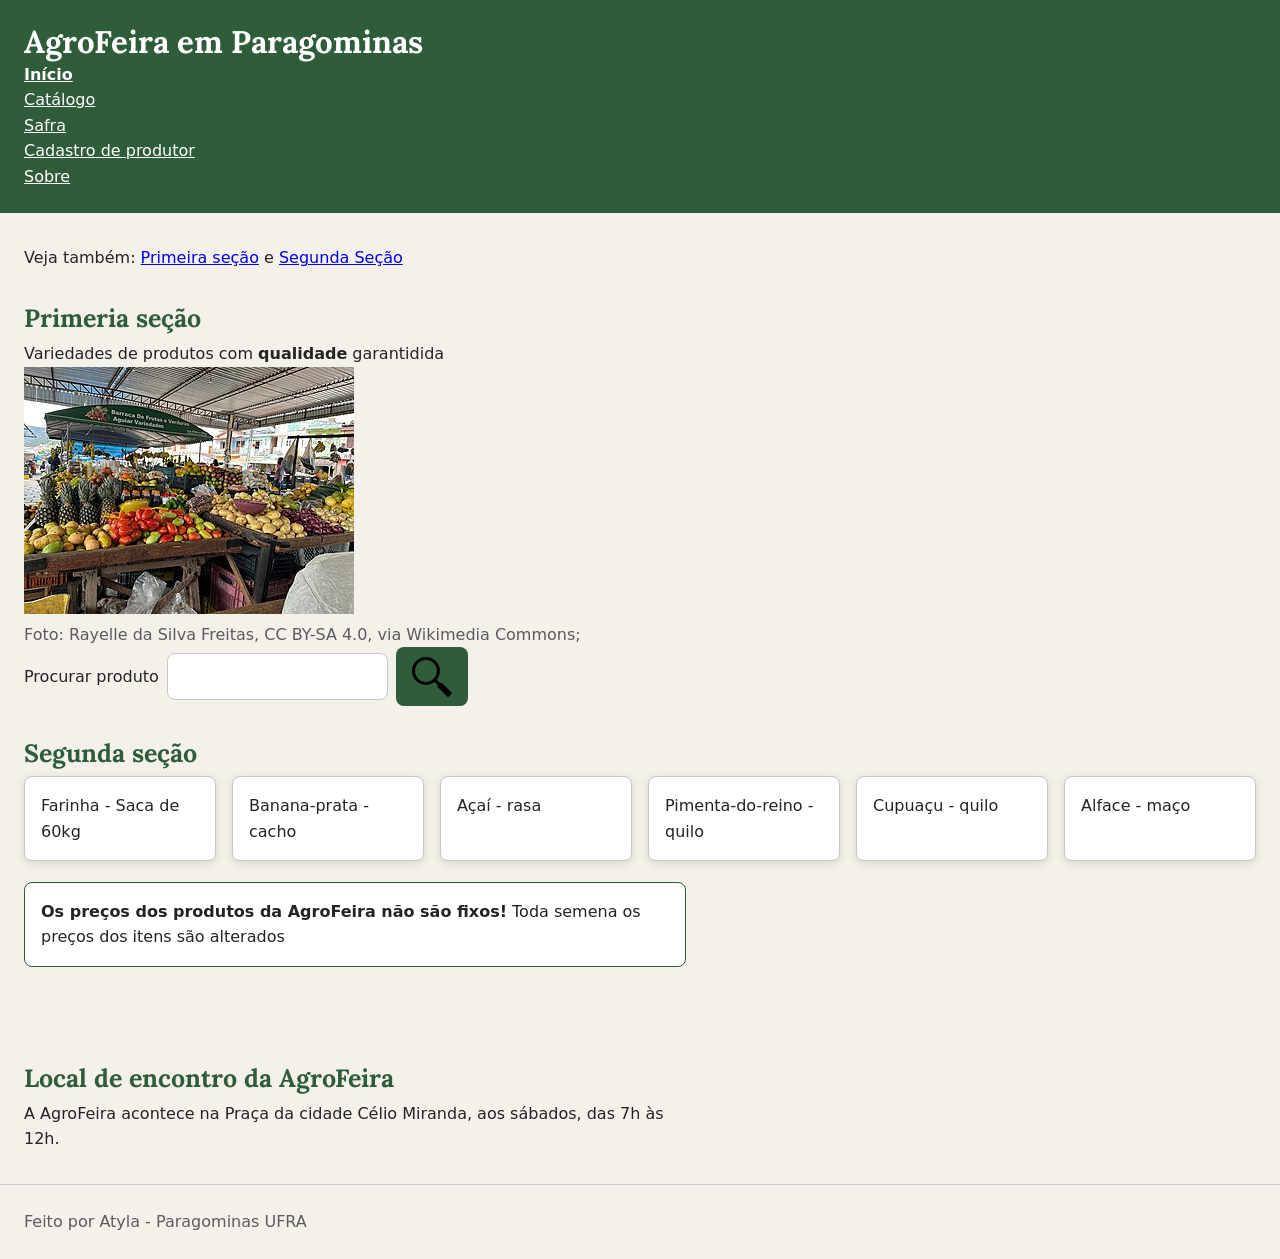
<file: index.html>
<!DOCTYPE html>
<html lang='pt-br'>
<head>
    <meta charset='utf-8'>
    <meta name='viewport' content='width=device-width, initial-scale=1'>
    <title>AgroFeira</title>
    <link rel="stylesheet" href="camadas.css">
    <link rel="stylesheet" href="reset.css">
    <link rel="stylesheet" href="tokens.css">
    <link rel="stylesheet" href="base.css">
    <link rel="stylesheet" href="componentes.css">
    <link rel="stylesheet" href="utilitarios.css">
    <link rel="preconnect" href="https://fonts.googleapis.com">
    <link rel="preconnect" href="https://fonts.gstatic.com" crossorigin>
    <link href="https://fonts.googleapis.com/css2?family=Lora:ital,wght@0,400..700;1,400..700&display=swap" rel="stylesheet">

</head>
<body>
    <a class="pular" href="#conteudo_principal">Pular conteúdo</a>
    <header  class="cabecalho-site">
        <h1>AgroFeira em Paragominas</h1>

        <nav>

            <ul class="menu">
                <li>
                    <a href="index.html" aria-current="page">Início</a>
                </li>
                <li><a href="catalogo.html">Catálogo</a></li>

                <li>
                    <a href="safra.html">Safra</a>
                </li>

                <li>
                    <a href="cadastro-produtor.html">Cadastro de produtor</a>
             </li>

                <li>
                    <a href="sobre.html">Sobre</a>
                </li>
            </ul>

        </nav>

    </header>

    <main id="conteudo_principal">
        
        <p>Veja também: <a href="#Primeira">Primeira seção</a> e <a href="#Segunda">Segunda Seção</a></p>

        <section>
            <h2 id="Primeira">Primeria seção</h2>
            <p>Variedades de produtos com <strong>qualidade</strong> garantidida</p>

            <figure class="figura-destaque">
                <picture>
                    <img class="figura-destaque" src="feira-330.jpg" alt="Foto: Rayelle da Silva Freitas, CC BY-SA 4.0, via Wikimedia Commons;">
                </picture>
                <figcaption>Foto: Rayelle da Silva Freitas, CC BY-SA 4.0, via Wikimedia Commons;</figcaption>
            </figure>
            
        </section>

            <form class="busca">
                <label for="busca">Procurar produto</label>
                <input type="search" id="busca" name="busca"> 
                <button type="submit"><img src="lupa.png" alt="Procurar produo"></button>
            </form>

        <section>
            <h2 id="Segunda">Segunda seção</h2>

            <ol class="lista-produtos"> 
                <li class="cartao-produto">Farinha - Saca de 60kg </li>
                <li class="cartao-produto">Banana-prata - cacho </li>
                <li class="cartao-produto">Açaí - rasa </li>
                <li class="cartao-produto">Pimenta-do-reino - quilo </li>
                <li class="cartao-produto">Cupuaçu - quilo </li>
                <li class="cartao-produto">Alface - maço </li>
            </ol>

        </section>

        <p class="aviso"><strong>Os preços dos produtos da AgroFeira não são fixos!</strong> Toda semena os preços dos itens são alterados</p>
             
    </main>

    <aside>
        <h2>Local de encontro da AgroFeira</h2>
        <p> A AgroFeira acontece na Praça da cidade Célio Miranda, aos sábados, das 7h às 12h.</p>
        
    </aside>

    <footer class="rodape-site">Feito por Atyla - Paragominas UFRA</footer>

</body>
</html>
</file>
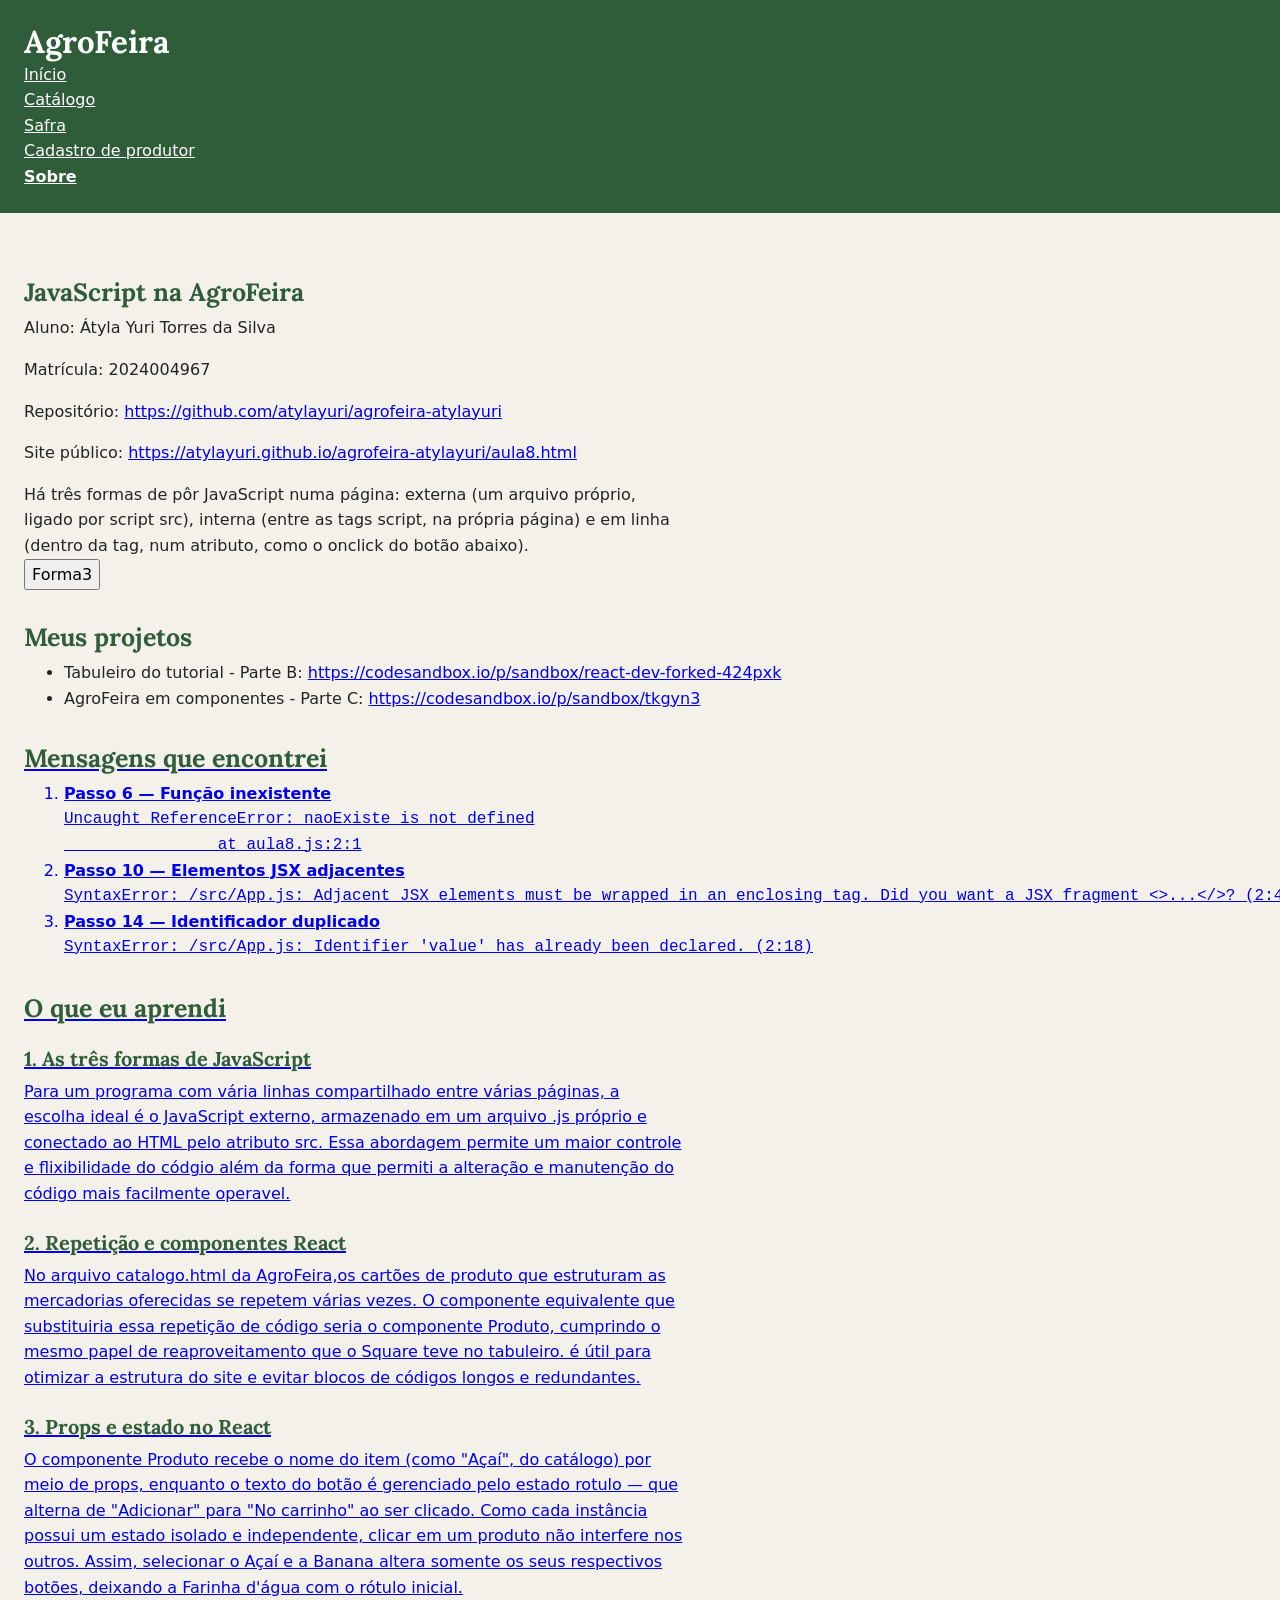
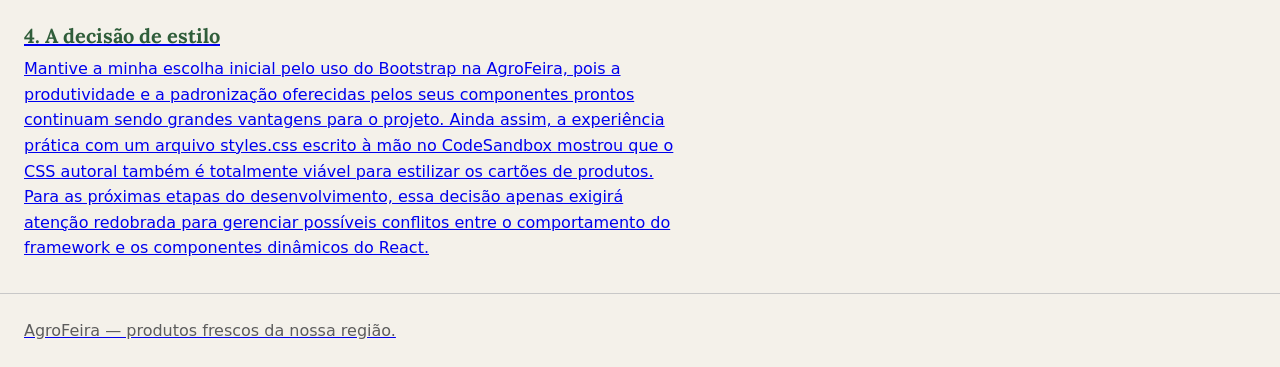
<file: aula8.html>
<!DOCTYPE html>
<html lang="pt-BR">

<head>
    <meta charset="UTF-8">
    <meta name="viewport" content="width=device-width, initial-scale=1.0">
    <title>JavaScript na AgroFeira - Atyla Yuri</title>
    <link rel="stylesheet" href="camadas.css">
    <link rel="stylesheet" href="reset.css">
    <link rel="stylesheet" href="tokens.css">
    <link rel="stylesheet" href="base.css">
    <link rel="stylesheet" href="componentes.css">
    <link rel="stylesheet" href="utilitarios.css">
    <link rel="preconnect" href="https://fonts.googleapis.com">
    <link rel="preconnect" href="https://fonts.gstatic.com" crossorigin>
    <link href="https://fonts.googleapis.com/css2?family=Lora:ital,wght@0,400..700;1,400..700&display=swap" rel="stylesheet">

</head>

<body>

    <a class="pular" href="#conteudo-principal">
        Pular para o conteúdo
    </a>

    <header class="cabecalho-site">

        <h1>AgroFeira</h1>

        <nav>
            <ul class="menu">

                <li>
                    <a href="index.html">Início</a>
                </li>
                <li><a href="catalogo.html">Catálogo</a></li>

                <li>
                    <a href="safra.html">Safra</a>
                </li>

                <li>
                    <a href="cadastro-produtor.html">
                        Cadastro de produtor
                    </a>
                </li>

                <li>
                    <a href="sobre.html" aria-current="page">
                        Sobre
                    </a>
                </li>

            </ul>
        </nav>

    </header>

    <main id="conteudo-principal">

        <h2>JavaScript na AgroFeira</h2>

        <p>Aluno: Átyla Yuri Torres da Silva </p>
        <p>Matrícula: 2024004967</p>

        <p>
        Repositório:
        <a href="https://github.com/atylayuri/agrofeira-atylayuri">https://github.com/atylayuri/agrofeira-atylayuri</a>
        </p>

        <p>
        Site público:
        <a href="https://atylayuri.github.io/agrofeira-atylayuri/aula8.html">https://atylayuri.github.io/agrofeira-atylayuri/aula8.html</a>
        </p>
          

        <p>Há três formas de pôr JavaScript numa página: externa (um arquivo próprio, ligado por script src), 
           interna (entre as tags script, na própria página) e em linha (dentro da tag, num atributo, como o 
           onclick do botão abaixo).
        </p>

        <script src="aula8.js"></script>

        <script>console.log('Forma 2: interna, entre as tags script');</script>

        <button type="button" onclick="alert('Forma 3: em linha, dentro da tag')">Forma3</button>

        <section>
            <h2>Meus projetos</h2>
            <ul>
                <li>
                    Tabuleiro do tutorial - Parte B:
                    <a href="https://codesandbox.io/p/sandbox/react-dev-forked-424pxk">https://codesandbox.io/p/sandbox/react-dev-forked-424pxk</a>
                </li>
                <li>AgroFeira em componentes - Parte C:
                    <a href="https://codesandbox.io/p/sandbox/tkgyn3">https://codesandbox.io/p/sandbox/tkgyn3</li>
            </ul>
        </section>

       <section>
           <h2>Mensagens que encontrei</h2>
            <ol>
                <li>
                <strong>Passo 6 — Função inexistente</strong>
                <pre><code>Uncaught ReferenceError: naoExiste is not defined
                at aula8.js:2:1</code></pre>
                </li>
                <li>
                <strong>Passo 10 — Elementos JSX adjacentes</strong>
                <pre><code>SyntaxError: /src/App.js: Adjacent JSX elements must be wrapped in an enclosing tag. Did you want a JSX fragment &lt;&gt;...&lt;/&gt;? (2:46)</code></pre>
                </li>
                <li>
                <strong>Passo 14 — Identificador duplicado</strong>
                <pre><code>SyntaxError: /src/App.js: Identifier 'value' has already been declared. (2:18)</code></pre>
                </li>
            </ol>
       </section>
        
        
        <section>
            
            <h2>O que eu aprendi</h2>
            <h3>1. As três formas de JavaScript</h3>
            <p>
                Para um programa com vária linhas compartilhado entre várias páginas,
                a escolha ideal é o JavaScript externo, armazenado em um arquivo
                .js próprio e conectado ao HTML pelo atributo src. Essa abordagem
                permite um maior controle e flixibilidade do códgio além da forma
                que permiti a alteração e manutenção do código mais facilmente operavel.
            </p>
            <h3>2. Repetição e componentes React</h3>
            <p>
            No arquivo catalogo.html da AgroFeira,os cartões de produto
            que estruturam as mercadorias oferecidas se repetem várias vezes.
            O componente equivalente que substituiria essa repetição de
            código seria o componente Produto, cumprindo
            o mesmo papel de reaproveitamento que o Square teve no
            tabuleiro. é útil para otimizar a estrutura do site e evitar blocos de códigos
            longos e redundantes.
            </p>
            
            <h3>3. Props e estado no React</h3>
            <p>
            O componente Produto recebe o nome do item (como "Açaí", do catálogo) por meio de props,
            enquanto o texto do botão é gerenciado pelo estado rotulo — que alterna de "Adicionar"
            para "No carrinho" ao ser clicado. Como cada instância possui um estado isolado e independente,
            clicar em um produto não interfere nos outros. Assim, selecionar o Açaí e a Banana altera somente
            os seus respectivos botões, deixando a Farinha d'água com o rótulo inicial.
            </p>
            <h3>4. A decisão de estilo</h3>
            <p>
            Mantive a minha escolha inicial pelo uso do Bootstrap na AgroFeira, pois a produtividade
            e a padronização oferecidas pelos seus componentes prontos continuam sendo grandes
            vantagens para o projeto. Ainda assim, a experiência prática com um arquivo styles.css
            escrito à mão no CodeSandbox mostrou que o CSS autoral também é totalmente viável para
            estilizar os cartões de produtos. Para as próximas etapas do desenvolvimento, essa
            decisão apenas exigirá atenção redobrada para gerenciar possíveis conflitos entre o
            comportamento do framework e os componentes dinâmicos do React.
            </p>
        </section>
    

    </main>

    <footer class="rodape-site">
        <p>
            AgroFeira — produtos frescos da nossa região.
        </p>
    </footer>

</body>
</html>
</file>
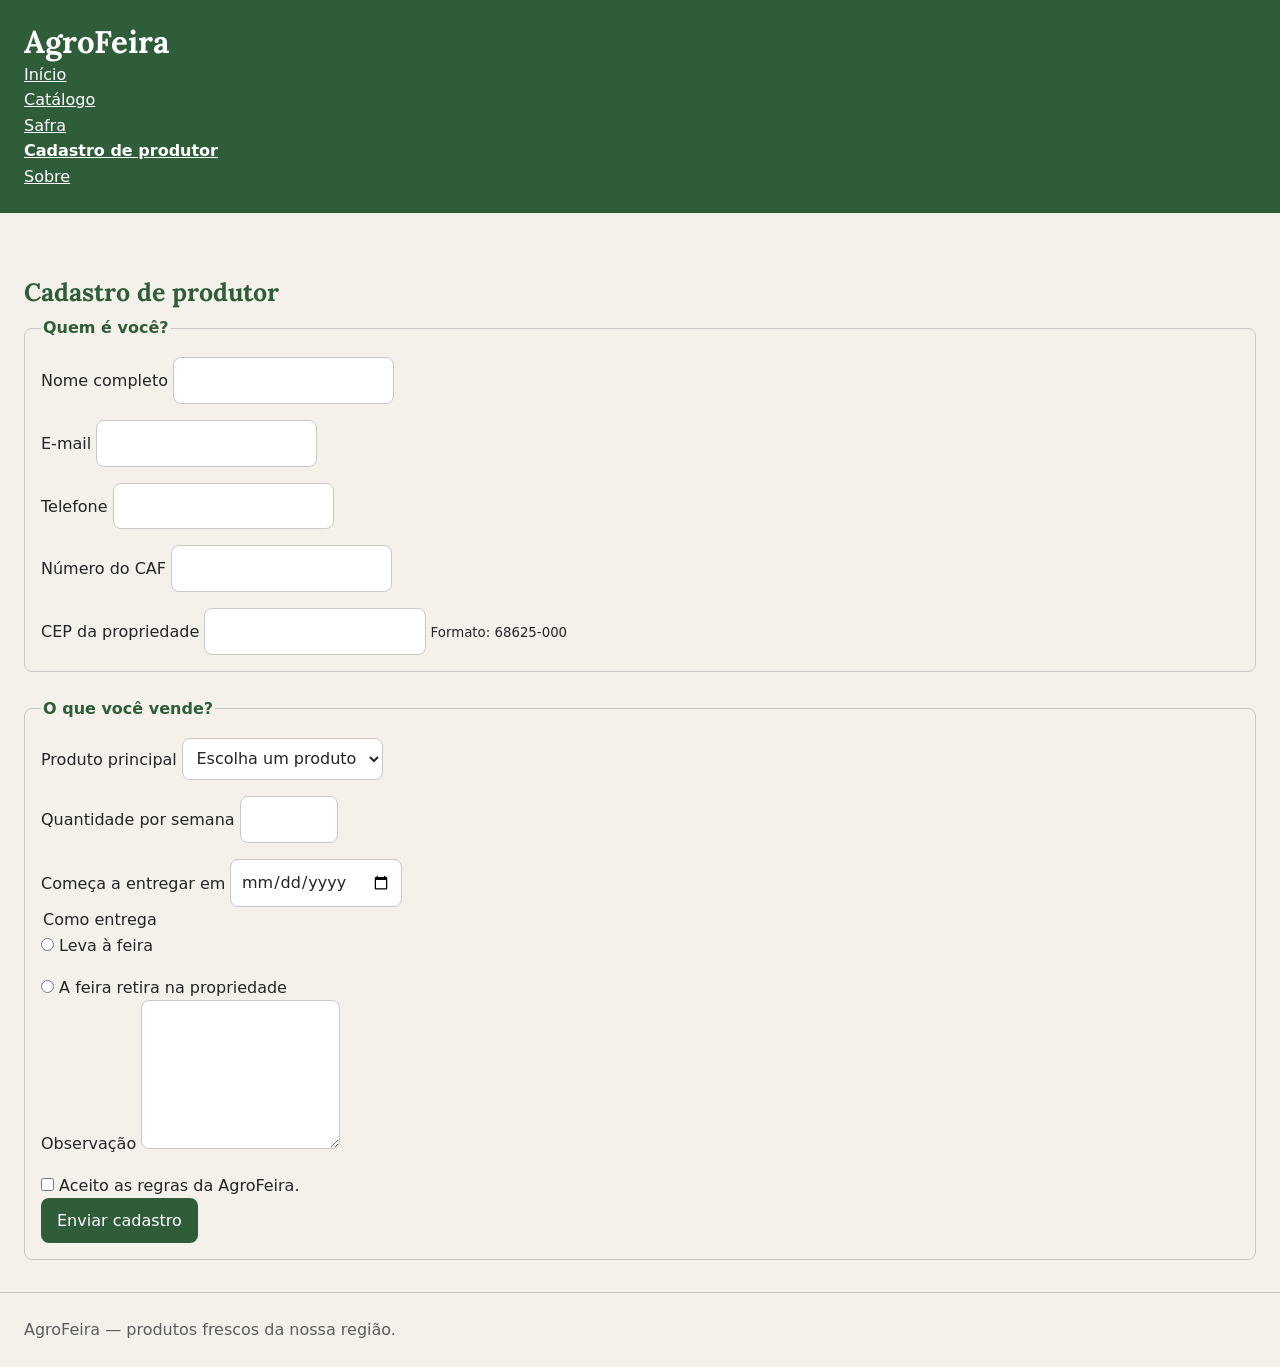
<file: cadastro-produtor.html>
<!DOCTYPE html>
<html lang="pt-BR">

<head>
    <meta charset="UTF-8">
    <meta name="viewport" content="width=device-width, initial-scale=1.0">
    <title>Cadastro de produtor - AgroFeira</title>
    <link rel="stylesheet" href="camadas.css">
    <link rel="stylesheet" href="reset.css">
    <link rel="stylesheet" href="tokens.css">
    <link rel="stylesheet" href="base.css">
    <link rel="stylesheet" href="componentes.css">
    <link rel="stylesheet" href="utilitarios.css">
    <link rel="preconnect" href="https://fonts.googleapis.com">
    <link rel="preconnect" href="https://fonts.gstatic.com" crossorigin>
    <link href="https://fonts.googleapis.com/css2?family=Lora:ital,wght@0,400..700;1,400..700&display=swap" rel="stylesheet">

</head>

<body>

    <a class="pular" href="#conteudo-principal">
        Pular para o conteúdo
    </a>

    <header class="cabecalho-site">
        <h1>AgroFeira</h1>

        <nav aria-label="Principal">
            <ul class="menu">

                <li>
                    <a href="index.html">Início</a>
                </li>
                <li><a href="catalogo.html">Catálogo</a></li>

                <li>
                    <a href="safra.html">Safra</a>
                </li>

                <li>
                    <a href="cadastro-produtor.html" aria-current="page">
                        Cadastro de produtor
                    </a>
                </li>

                <li>
                    <a href="sobre.html">Sobre</a>
                </li>

            </ul>
        </nav>
    </header>

    <main id="conteudo-principal">

        <h2>Cadastro de produtor</h2>

        <form class="formulario-cadastro">

            <fieldset>

                <legend>Quem é você?</legend>

                <p>
                    <label for="nome">Nome completo</label>
                    <input
                        type="text"
                        id="nome"
                        name="nome"
                        autocomplete="name"
                        required
                    >
                </p>

                <p>
                    <label for="email">E-mail</label>
                    <input
                        type="email"
                        id="email"
                        name="email"
                        autocomplete="email"
                        required
                    >
                </p>

                <p>
                    <label for="telefone">Telefone</label>
                    <input
                        type="tel"
                        id="telefone"
                        name="telefone"
                        autocomplete="tel"
                    >
                </p>

                <p>
                    <label for="caf">Número do CAF</label>
                    <input
                        type="text"
                        id="caf"
                        name="caf"
                    >
                </p>

                <p>
                    <label for="cep">CEP da propriedade</label>

                    <input
                        type="text"
                        id="cep"
                        name="cep"
                        inputmode="numeric"
                        pattern="[0-9]{5}-?[0-9]{3}"
                        aria-describedby="ajuda-cep"
                    >

                    <small id="ajuda-cep">
                        Formato: 68625-000
                    </small>
                </p>

            </fieldset>

            <fieldset>

                <legend>O que você vende?</legend>

                <p>
                    <label for="produto">Produto principal</label>

                    <select id="produto" name="produto" required>
                        <option value="">Escolha um produto</option>
                        <option value="mandioca">Mandioca</option>
                        <option value="banana-prata">Banana-prata</option>
                        <option value="acai">Açaí</option>
                        <option value="pimenta-do-reino">Pimenta-do-reino</option>
                        <option value="cupuacu">Cupuaçu</option>
                        <option value="alface">Alface</option>
                    </select>
                </p>

                <p>
                    <label for="quantidade">
                        Quantidade por semana
                    </label>

                    <input
                        type="number"
                        id="quantidade"
                        name="quantidade"
                        min="1"
                        max="500"
                        step="1"
                        required
                    >
                </p>

                <p>
                    <label for="inicio">
                        Começa a entregar em
                    </label>

                    <input
                        type="date"
                        id="inicio"
                        name="inicio"
                    >
                </p>

                <fieldset>

                    <legend>Como entrega</legend>

                    <p>
                        <input
                            type="radio"
                            id="leva-feira"
                            name="entrega"
                            value="leva-feira"
                        >

                        <label for="leva-feira">
                            Leva à feira
                        </label>
                    </p>

                    <p>
                        <input
                            type="radio"
                            id="feira-retira"
                            name="entrega"
                            value="feira-retira"
                        >

                        <label for="feira-retira">
                            A feira retira na propriedade
                        </label>
                    </p>

                </fieldset>

                <p>
                    <label for="observacao">
                        Observação
                    </label>

                    <textarea
                        id="observacao"
                        name="observacao"
                        rows="5"
                    ></textarea>
                </p>

                <p>
                    <input
                        type="checkbox"
                        id="regras"
                        name="regras"
                        required
                    >

                    <label for="regras">
                        Aceito as regras da AgroFeira.
                    </label>
                </p>

                <button type="submit">
                    Enviar cadastro
                </button>

            </fieldset>

        </form>

        <p role="status"></p>

    </main>

    <footer class="rodape-site">
        <p>
            AgroFeira — produtos frescos da nossa região.
        </p>
    </footer>

</body>
</html>
</file>
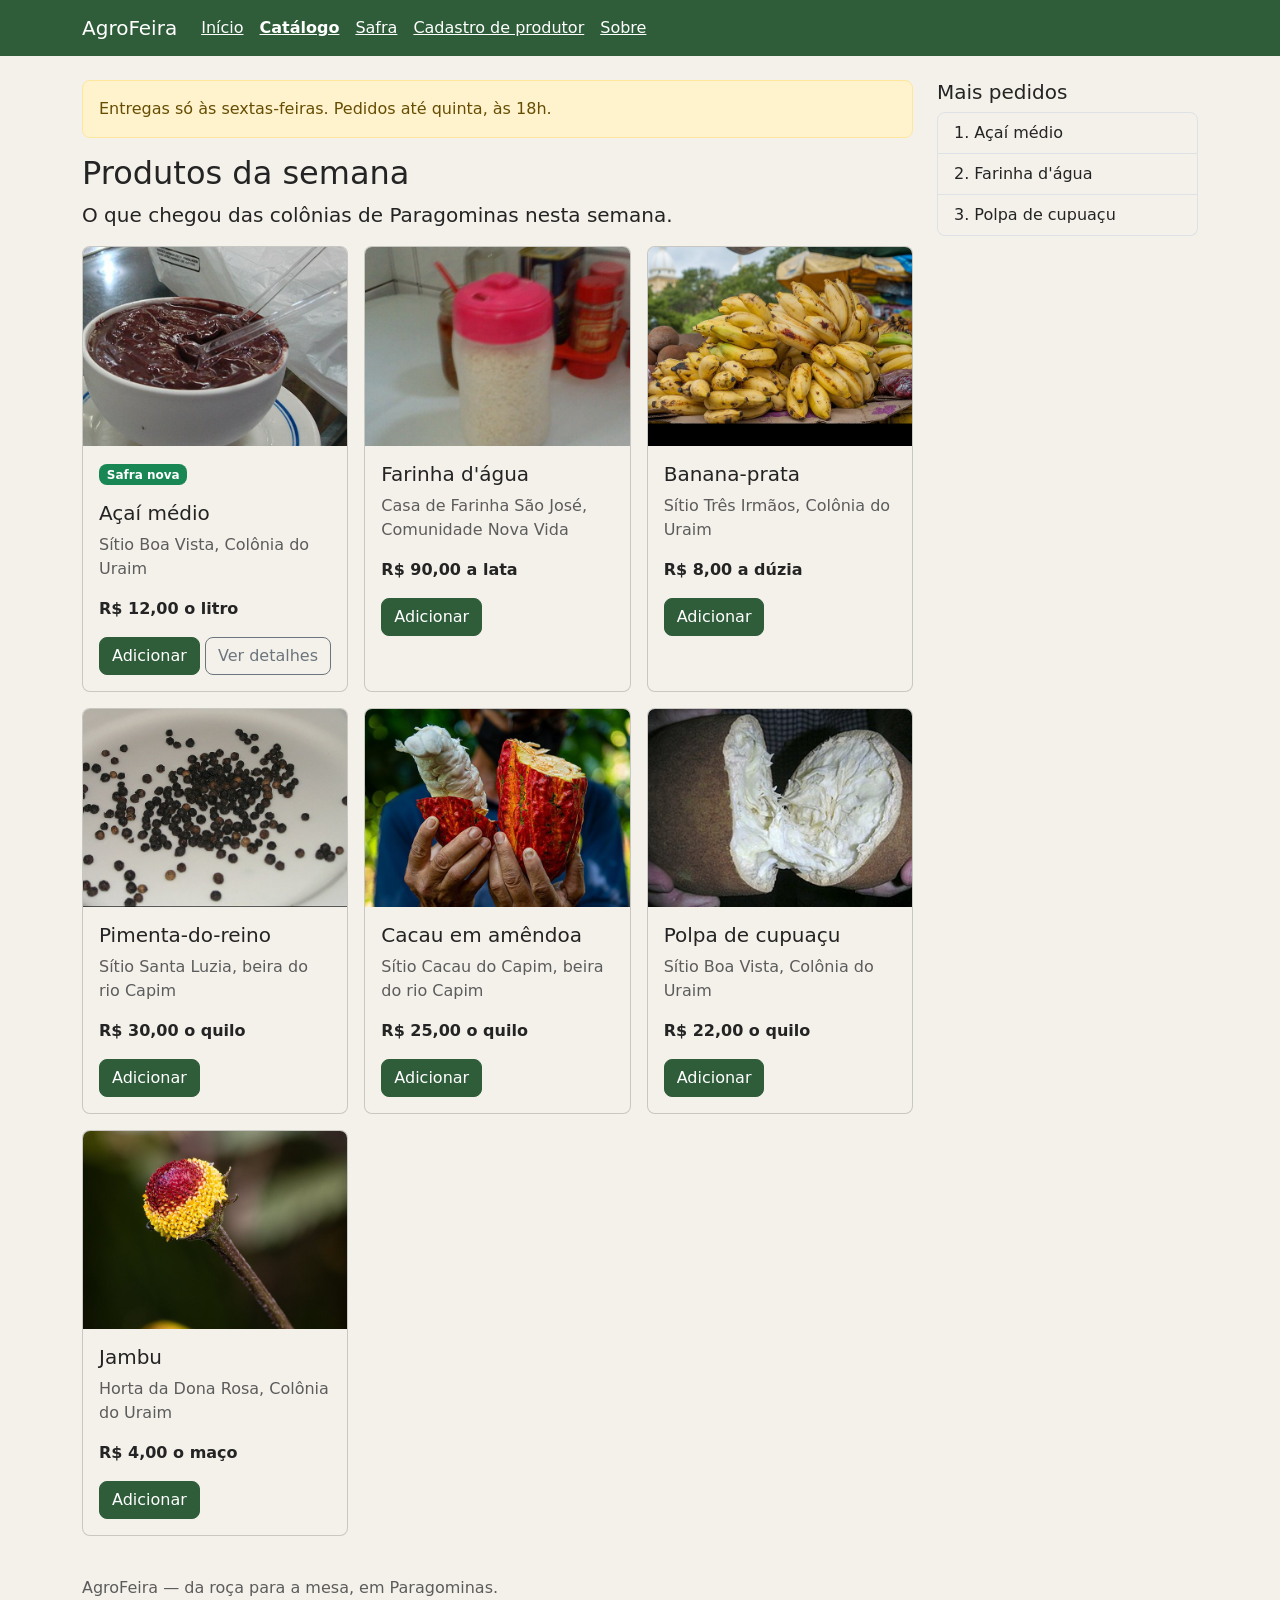
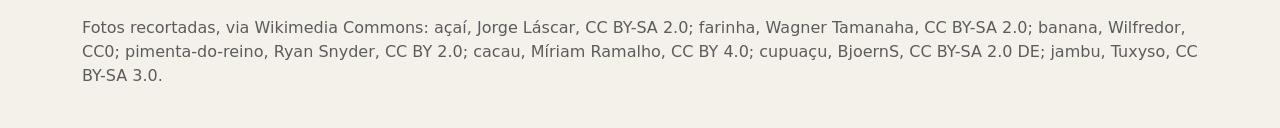
<file: catalogo-bootstrap.html>
<!doctype html>
<html lang="pt-BR">
<head>
    <meta charset="utf-8">
    <meta name="viewport" content="width=device-width, initial-scale=1">
    <title>AgroFeira — catálogo Bootstrap</title>
    <link href="https://cdn.jsdelivr.net/npm/bootstrap@5.3.8/dist/css/bootstrap.min.css" rel="stylesheet" integrity="sha384-sRIl4kxILFvY47J16cr9ZwB07vP4J8+LH7qKQnuqkuIAvNWLzeN8tE5YBujZqJLB" crossorigin="anonymous">
    <link rel="stylesheet" href="tokens.css">
    <link rel="stylesheet" href="agrofeira-bootstrap.css">
    <script defer src="https://cdn.jsdelivr.net/npm/bootstrap@5.3.8/dist/js/bootstrap.bundle.min.js" integrity="sha384-FKyoEForCGlyvwx9Hj09JcYn3nv7wiPVlz7YYwJrWVcXK/BmnVDxM+D2scQbITxI" crossorigin="anonymous"></script>
</head>
<body>
<header>
    <nav class="navbar navbar-expand-lg bg-body-tertiary mb-4" aria-label="Principal">
        <div class="container">
            <a class="navbar-brand" href="index.html">AgroFeira</a>
            <button class="navbar-toggler" type="button" data-bs-toggle="collapse" data-bs-target="#menu" aria-controls="menu" aria-expanded="false" aria-label="Menu">
                <span class="navbar-toggler-icon"></span>
            </button>
            <div class="collapse navbar-collapse" id="menu">
                <ul class="navbar-nav">
                    <li class="nav-item"><a class="nav-link" href="index.html">Início</a></li>
                    <li class="nav-item"><a class="nav-link active" aria-current="page" href="catalogo-bootstrap.html">Catálogo</a></li>
                    <li class="nav-item"><a class="nav-link" href="safra.html">Safra</a></li>
                    <li class="nav-item"><a class="nav-link" href="cadastro-produtor.html">Cadastro de produtor</a></li>
                    <li class="nav-item"><a class="nav-link" href="sobre.html">Sobre</a></li>
                </ul>
            </div>
        </div>
    </nav>
</header>
<div class="container">
    <div class="row g-4">
        <main class="col-lg-9">
            <div class="alert alert-warning" role="alert">Entregas só às sextas-feiras. Pedidos até quinta, às 18h.</div>
            <h1 class="h2">Produtos da semana</h1>
            <p class="lead">O que chegou das colônias de Paragominas nesta semana.</p>
            <ul class="row row-cols-1 row-cols-sm-2 row-cols-lg-3 g-3 list-unstyled">
                <li class="col">
                    <article class="card h-100">
                        <img src="acai.jpg" width="640" height="480" alt="Tigela de açaí batido, com duas colheres de plástico" class="card-img-top img-fluid">
                        <div class="card-body">
                            <p class="badge text-bg-success">Safra nova</p>
                    <h2 class="card-title h5">Açaí médio</h2>
                            <p class="card-text text-body-secondary">Sítio Boa Vista, Colônia do Uraim</p>
                            <p class="card-text fw-bold">R$ 12,00 o litro</p>
                            <button type="button" class="btn btn-primary">Adicionar</button>
                            <button type="button" class="btn btn-outline-secondary" data-bs-toggle="modal" data-bs-target="#detalhe-acai">Ver detalhes</button>
                        </div>
                    </article>
                </li>
                <li class="col">
                    <article class="card h-100">
                        <img src="farinha.jpg" width="640" height="480" alt="Pote de farinha de mandioca sobre a mesa" class="card-img-top img-fluid">
                        <div class="card-body">
                            <h2 class="card-title h5">Farinha d'água</h2>
                            <p class="card-text text-body-secondary">Casa de Farinha São José, Comunidade Nova Vida</p>
                            <p class="card-text fw-bold">R$ 90,00 a lata</p>
                            <button type="button" class="btn btn-primary">Adicionar</button>
                        </div>
                    </article>
                </li>
                <li class="col">
                    <article class="card h-100">
                        <img src="banana.jpg" width="640" height="480" alt="Cachos de banana empilhados numa banca de feira" class="card-img-top img-fluid">
                        <div class="card-body">
                            <h2 class="card-title h5">Banana-prata</h2>
                            <p class="card-text text-body-secondary">Sítio Três Irmãos, Colônia do Uraim</p>
                            <p class="card-text fw-bold">R$ 8,00 a dúzia</p>
                            <button type="button" class="btn btn-primary">Adicionar</button>
                        </div>
                    </article>
                </li>
                <li class="col">
                    <article class="card h-100">
                        <img src="pimenta.jpg" width="640" height="480" alt="Grãos de pimenta-do-reino espalhados num prato branco" class="card-img-top img-fluid">
                        <div class="card-body">
                            <h2 class="card-title h5">Pimenta-do-reino</h2>
                            <p class="card-text text-body-secondary">Sítio Santa Luzia, beira do rio Capim</p>
                            <p class="card-text fw-bold">R$ 30,00 o quilo</p>
                            <button type="button" class="btn btn-primary">Adicionar</button>
                        </div>
                    </article>
                </li>
                <li class="col">
                    <article class="card h-100">
                        <img src="cacau.jpg" width="640" height="480" alt="Mãos abrindo um fruto de cacau vermelho, com a polpa branca à mostra" class="card-img-top img-fluid">
                        <div class="card-body">
                            <h2 class="card-title h5">Cacau em amêndoa</h2>
                            <p class="card-text text-body-secondary">Sítio Cacau do Capim, beira do rio Capim</p>
                            <p class="card-text fw-bold">R$ 25,00 o quilo</p>
                            <button type="button" class="btn btn-primary">Adicionar</button>
                        </div>
                    </article>
                </li>
                <li class="col">
                    <article class="card h-100">
                        <img src="cupuacu-640.jpg" width="640" height="480" alt="Cupuaçu aberto ao meio, com a polpa branca" class="card-img-top img-fluid">
                        <div class="card-body">
                            <h2 class="card-title h5">Polpa de cupuaçu</h2>
                            <p class="card-text text-body-secondary">Sítio Boa Vista, Colônia do Uraim</p>
                            <p class="card-text fw-bold">R$ 22,00 o quilo</p>
                            <button type="button" class="btn btn-primary">Adicionar</button>
                        </div>
                    </article>
                </li>
                <li class="col">
                    <article class="card h-100">
                        <img src="jambu.jpg" width="640" height="480" alt="Flor de jambu, amarela com o centro vermelho" class="card-img-top img-fluid">
                        <div class="card-body">
                            <h2 class="card-title h5">Jambu</h2>
                            <p class="card-text text-body-secondary">Horta da Dona Rosa, Colônia do Uraim</p>
                            <p class="card-text fw-bold">R$ 4,00 o maço</p>
                            <button type="button" class="btn btn-primary">Adicionar</button>
                        </div>
                    </article>
                </li>
            </ul>
        </main>
        <aside class="col-lg-3 d-none d-lg-block">
            <h2 class="h5">Mais pedidos</h2>
            <ol class="list-group list-group-numbered">
                <li class="list-group-item">Açaí médio</li>
                <li class="list-group-item">Farinha d'água</li>
                <li class="list-group-item">Polpa de cupuaçu</li>
            </ol>
        </aside>
    </div>
    <footer class="py-4 text-body-secondary">
        <p>AgroFeira — da roça para a mesa, em Paragominas.</p>
        <p>Fotos recortadas, via Wikimedia Commons: açaí, Jorge Láscar, CC BY-SA 2.0; farinha, Wagner Tamanaha, CC BY-SA 2.0; banana, Wilfredor, CC0; pimenta-do-reino, Ryan Snyder, CC BY 2.0; cacau, Míriam Ramalho, CC BY 4.0; cupuaçu, BjoernS, CC BY-SA 2.0 DE; jambu, Tuxyso, CC BY-SA 3.0.</p>
    </footer>
</div>
<div class="modal fade" id="detalhe-acai" tabindex="-1" role="dialog" aria-labelledby="detalhe-acai-titulo">
    <div class="modal-dialog">
        <div class="modal-content">
            <div class="modal-header">
                <h2 class="modal-title h5" id="detalhe-acai-titulo">Açaí médio</h2>
                <button type="button" class="btn-close" data-bs-dismiss="modal" aria-label="Fechar"></button>
            </div>
            <div class="modal-body">
                <img src="acai.jpg" width="640" height="480" alt="Tigela de açaí batido, com duas colheres de plástico" class="img-fluid mb-3">
                <p class="text-body-secondary mb-1">Sítio Boa Vista, Colônia do Uraim</p>
                <p class="fw-bold">R$ 12,00 o litro</p>
                <p class="mb-0">Açaí médio batido na hora, grosso, sem açúcar e sem corante. Vem em pote de um litro, pronto para a tigela ou para acompanhar o peixe.</p>
            </div>
            <div class="modal-footer">
                <button type="button" class="btn btn-outline-secondary" data-bs-dismiss="modal">Fechar</button>
                <button type="button" class="btn btn-primary">Adicionar</button>
            </div>
        </div>
    </div>
</div>
</body>
</html>
</file>
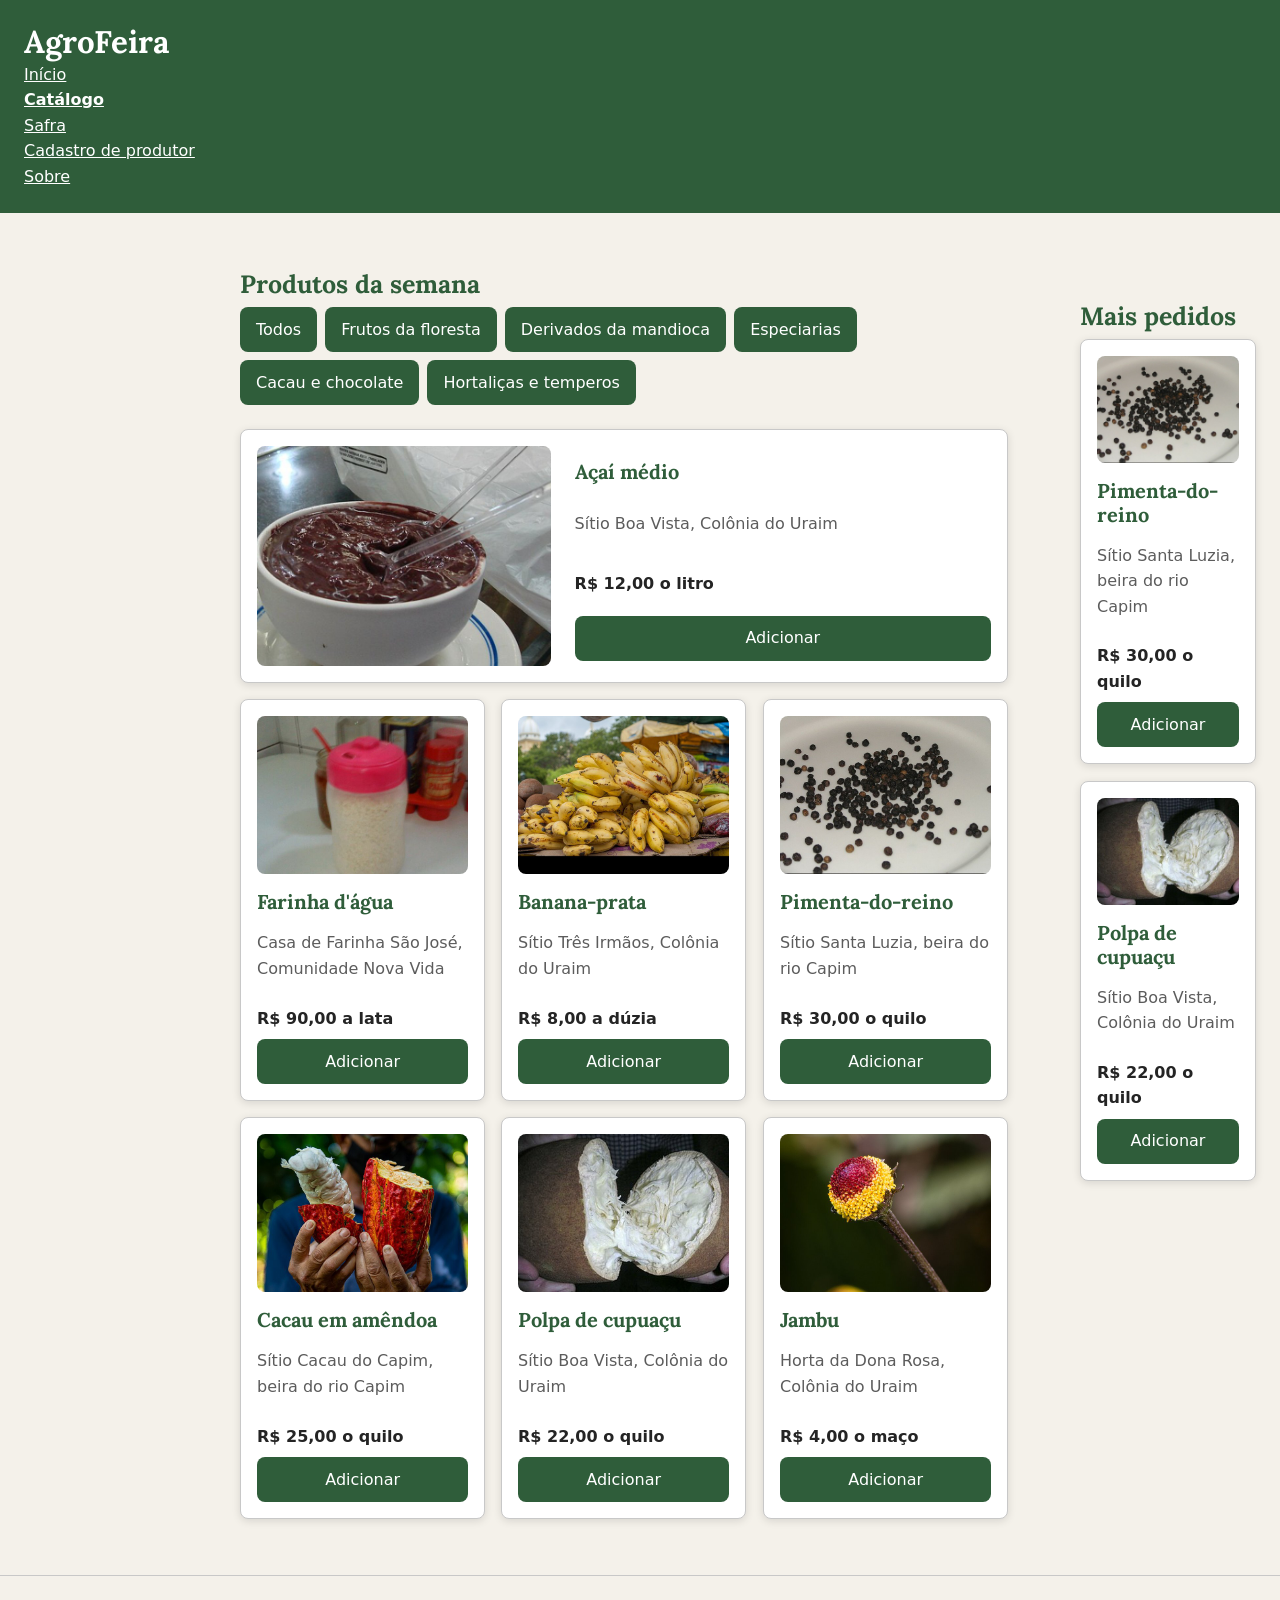
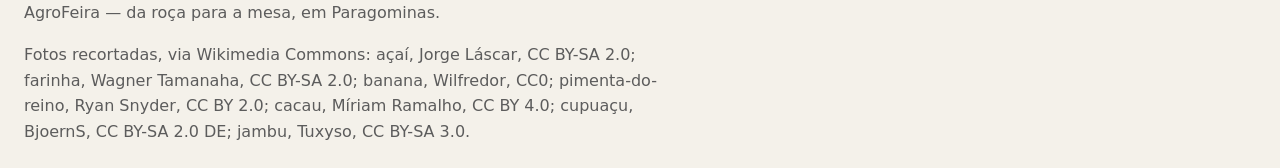
<file: catalogo.html>
<!doctype html>
<html lang="pt-BR">
<head>
    <meta charset="utf-8">
    <meta name="viewport" content="width=device-width, initial-scale=1">
    <title>AgroFeira — catálogo</title>
    <link rel="stylesheet" href="camadas.css">
    <link rel="stylesheet" href="reset.css">
    <link rel="stylesheet" href="tokens.css">
    <link rel="stylesheet" href="base.css">
    <link rel="stylesheet" href="componentes.css">
    <link rel="stylesheet" href="utilitarios.css">
    <link rel="preconnect" href="https://fonts.googleapis.com">
    <link rel="preconnect" href="https://fonts.gstatic.com" crossorigin>
    <link href="https://fonts.googleapis.com/css2?family=Lora:ital,wght@0,400..700;1,400..700&display=swap" rel="stylesheet">
</head>
<body class="pagina-catalogo">
    <a class="pular" href="#conteudo">Pular para o conteúdo</a>
    <header class="cabecalho-site">
      
      <h1>AgroFeira</h1>
    
      <nav aria-label="Principal">
          <ul class="menu">
              <li><a href="index.html">Início</a></li>
              <li><a href="catalogo.html" aria-current="page">Catálogo</a></li>
              <li><a href="safra.html">Safra</a></li>
              <li><a href="cadastro-produtor.html">Cadastro de produtor</a></li>
              <li><a href="sobre.html">Sobre</a></li>
          </ul>
      </nav>
      
    
    </header>
    
    <main id="conteudo">
        <h2>Produtos da semana</h2>
        <nav aria-label="Categorias">
            <ul class="barra-categorias">
                <li><button type="button">Todos</button></li>
                <li><button type="button">Frutos da floresta</button></li>
                <li><button type="button">Derivados da mandioca</button></li>
                <li><button type="button">Especiarias</button></li>
                <li><button type="button">Cacau e chocolate</button></li>
                <li><button type="button">Hortaliças e temperos</button></li>
            </ul>
        </nav>
        <ul class="lista-produtos">
        <li class="cartao-produto destaque">
          <article>
            <img src="acai.jpg" width="640" height="480" alt="Tigela de açaí batido, com duas colheres de plástico">
            <h3>Açaí médio</h3>
            <p class="produtor">Sítio Boa Vista, Colônia do Uraim</p>
            <p class="preco">R$ 12,00 o litro</p>
            <button type="button">Adicionar</button>
          </article>
        </li>
        <li class="cartao-produto">
          <article>
            <img src="farinha.jpg" width="640" height="480" alt="Pote de farinha de mandioca sobre a mesa">
            <h3>Farinha d'água</h3>
            <p class="produtor">Casa de Farinha São José, Comunidade Nova Vida</p>
            <p class="preco">R$ 90,00 a lata</p>
            <button type="button">Adicionar</button>
          </article>
        </li>
        <li class="cartao-produto">
          <article>
            <img src="banana.jpg" width="640" height="480" alt="Cachos de banana empilhados numa banca de feira">
            <h3>Banana-prata</h3>
            <p class="produtor">Sítio Três Irmãos, Colônia do Uraim</p>
            <p class="preco">R$ 8,00 a dúzia</p>
            <button type="button">Adicionar</button>
          </article>
        </li>
        <li class="cartao-produto">
          <article>
            <img src="pimenta.jpg" width="640" height="480" alt="Grãos de pimenta-do-reino espalhados num prato branco">
            <h3>Pimenta-do-reino</h3>
            <p class="produtor">Sítio Santa Luzia, beira do rio Capim</p>
            <p class="preco">R$ 30,00 o quilo</p>
            <button type="button">Adicionar</button>
          </article>
        </li>
        <li class="cartao-produto">
          <article>
            <img src="cacau.jpg" width="640" height="480" alt="Mãos abrindo um fruto de cacau vermelho, com a polpa branca à mostra">
            <h3>Cacau em amêndoa</h3>
            <p class="produtor">Sítio Cacau do Capim, beira do rio Capim</p>
            <p class="preco">R$ 25,00 o quilo</p>
            <button type="button">Adicionar</button>
          </article>
        </li>
        <li class="cartao-produto">
          <article>
            <img src="cupuacu-640.jpg" width="640" height="480" alt="Cupuaçu aberto ao meio, com a polpa branca">
            <h3>Polpa de cupuaçu</h3>
            <p class="produtor">Sítio Boa Vista, Colônia do Uraim</p>
            <p class="preco">R$ 22,00 o quilo</p>
            <button type="button">Adicionar</button>
          </article>
        </li>
        <li class="cartao-produto">
          <article>
            <img src="jambu.jpg" width="640" height="480" alt="Flor de jambu, amarela com o centro vermelho">
            <h3>Jambu</h3>
            <p class="produtor">Horta da Dona Rosa, Colônia do Uraim</p>
            <p class="preco">R$ 4,00 o maço</p>
            <button type="button">Adicionar</button>
          </article>
        </li>
        </ul>
    </main>
    <aside class="lateral">
        <h2>Mais pedidos</h2>
        <ul class="lista-produtos">
        <li class="cartao-produto"><article>
          <img src="pimenta.jpg" width="640" height="480" alt="Grãos de pimenta-do-reino espalhados num prato branco">
          <h3>Pimenta-do-reino</h3><p class="produtor">Sítio Santa Luzia, beira do rio Capim</p>
          <p class="preco">R$ 30,00 o quilo</p><button type="button">Adicionar</button>
        </article></li>
        <li class="cartao-produto"><article>
          <img src="cupuacu-640.jpg" width="640" height="480" alt="Cupuaçu aberto ao meio, com a polpa branca">
          <h3>Polpa de cupuaçu</h3><p class="produtor">Sítio Boa Vista, Colônia do Uraim</p>
          <p class="preco">R$ 22,00 o quilo</p><button type="button">Adicionar</button>
        </article></li>
        </ul>
    </aside>
    <footer class="rodape-site">
        <p>AgroFeira — da roça para a mesa, em Paragominas.</p>
        <p class="creditos">Fotos recortadas, via Wikimedia Commons: açaí, Jorge Láscar, CC BY-SA 2.0; farinha, Wagner Tamanaha, CC BY-SA 2.0; banana, Wilfredor, CC0; pimenta-do-reino, Ryan Snyder, CC BY 2.0; cacau, Míriam Ramalho, CC BY 4.0; cupuaçu, BjoernS, CC BY-SA 2.0 DE; jambu, Tuxyso, CC BY-SA 3.0.</p>
    </footer>
</body>
</html>
</file>
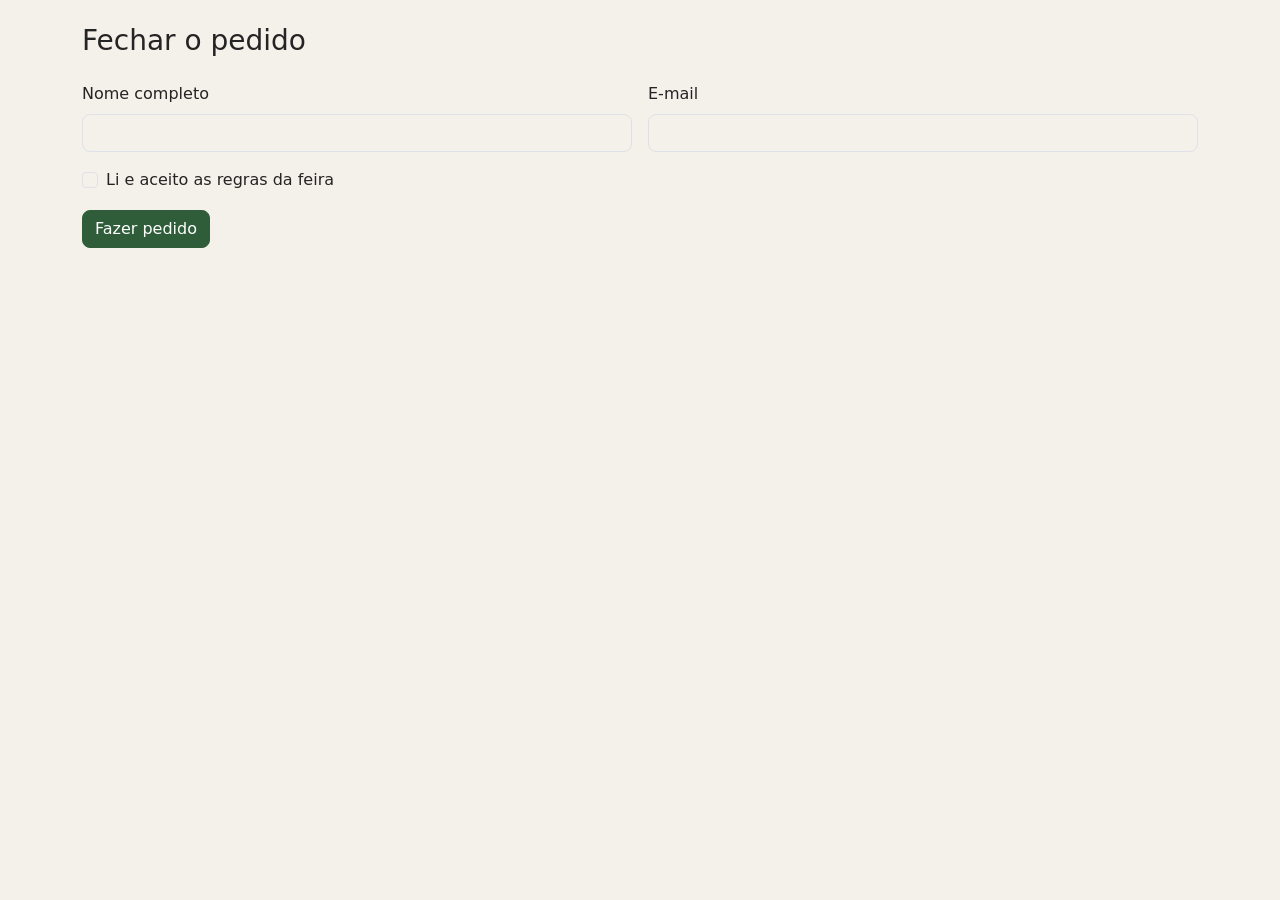
<file: checkout-bootstrap.html>
<!doctype html>
<html lang="pt-BR">
<head>
    <meta charset="utf-8">
    <meta name="viewport" content="width=device-width, initial-scale=1">
    <title>AgroFeira — fechar o pedido</title>
    <link href="https://cdn.jsdelivr.net/npm/bootstrap@5.3.8/dist/css/bootstrap.min.css" rel="stylesheet" integrity="sha384-sRIl4kxILFvY47J16cr9ZwB07vP4J8+LH7qKQnuqkuIAvNWLzeN8tE5YBujZqJLB" crossorigin="anonymous">
    <link rel="stylesheet" href="tokens.css">
    <link rel="stylesheet" href="agrofeira-bootstrap.css">
    <script defer src="validacao.js"></script>
</head>
<body>
<main class="container py-4">
    <h1 class="h3 mb-4">Fechar o pedido</h1>
    <form class="row g-3 needs-validation" novalidate>
        <div class="col-12 col-md-6">
            <label for="nome" class="form-label">Nome completo</label>
            <input type="text" class="form-control" id="nome" name="nome" autocomplete="name" aria-describedby="nome-erro" required>
            <div class="invalid-feedback" id="nome-erro">Informe o seu nome.</div>
        </div>
        <div class="col-12 col-md-6">
            <label for="email" class="form-label">E-mail</label>
            <input type="email" class="form-control" id="email" name="email" autocomplete="email" aria-describedby="email-erro" required>
            <div class="invalid-feedback" id="email-erro">Informe um e-mail, como maria@exemplo.com.br.</div>
        </div>
        <div class="col-12">
            <div class="form-check">
                <input type="checkbox" class="form-check-input" id="termos" name="termos" aria-describedby="termos-erro" required>
                <label for="termos" class="form-check-label">Li e aceito as regras da feira</label>
                <div class="invalid-feedback" id="termos-erro">É preciso aceitar as regras para continuar.</div>
            </div>
        </div>
        <div class="col-12">
            <button type="submit" class="btn btn-primary">Fazer pedido</button>
        </div>
    </form>
</main>
</body>
</html>
</file>
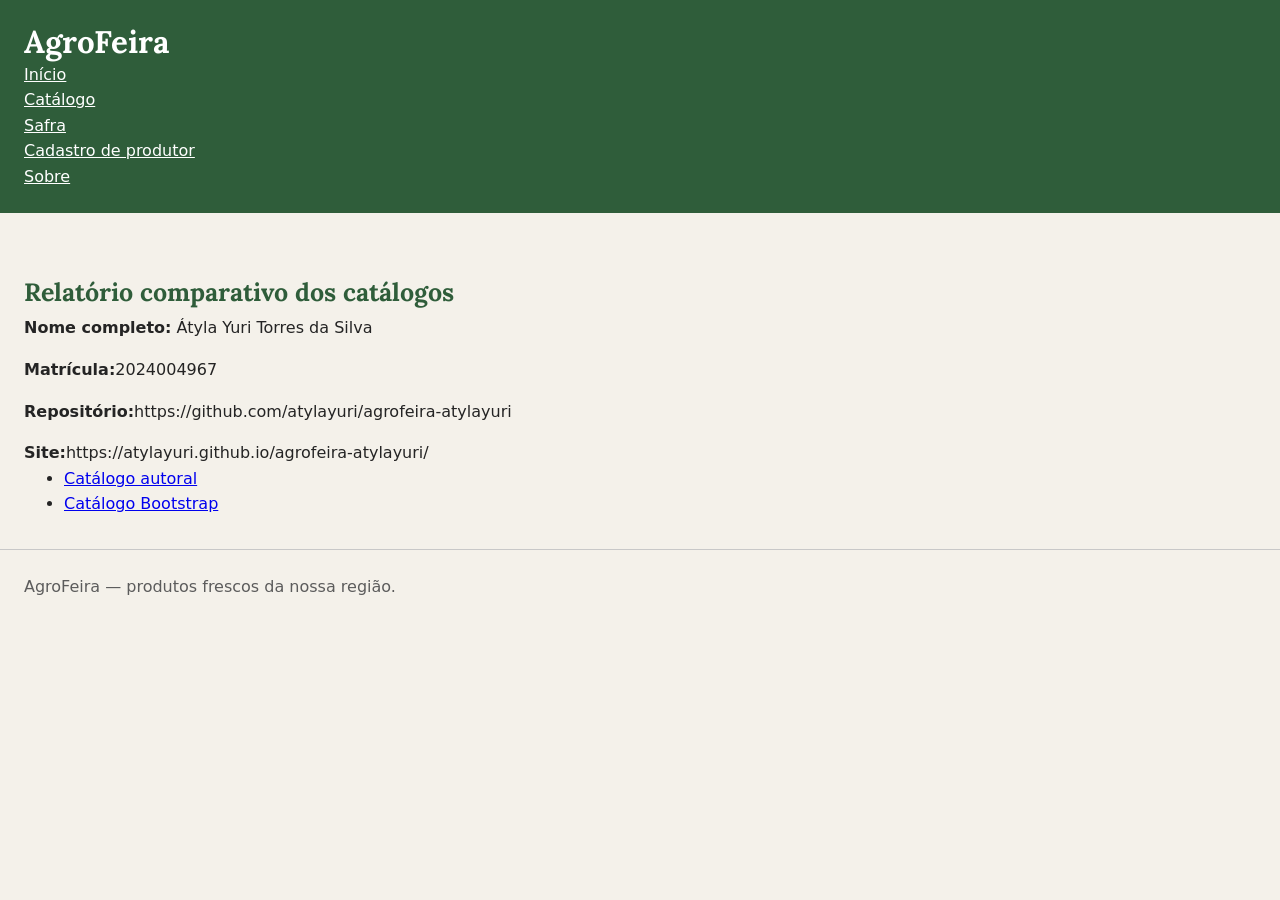
<file: comparativo.html>
<!doctype html>
<html lang="pt-BR">
<head>
    <meta charset="utf-8">
    <meta name="viewport" content="width=device-width, initial-scale=1">
    <title>[NOME COMPLETO] — Relatório comparativo AgroFeira</title>
    <link rel="stylesheet" href="camadas.css">
    <link rel="stylesheet" href="reset.css">
    <link rel="stylesheet" href="tokens.css">
    <link rel="stylesheet" href="base.css">
    <link rel="stylesheet" href="componentes.css">
    <link rel="stylesheet" href="utilitarios.css">
    <link rel="preconnect" href="https://fonts.googleapis.com">
    <link rel="preconnect" href="https://fonts.gstatic.com" crossorigin>
    <link href="https://fonts.googleapis.com/css2?family=Lora:ital,wght@0,400..700;1,400..700&display=swap" rel="stylesheet">
</head>
<body>
    <a class="pular" href="#conteudo-principal">Pular para o conteúdo</a>
    <header class="cabecalho-site">
        <h1>AgroFeira</h1>
        <nav aria-label="Principal"><ul class="menu">
            <li><a href="index.html">Início</a></li>
            <li><a href="catalogo.html">Catálogo</a></li>
            <li><a href="safra.html">Safra</a></li>
            <li><a href="cadastro-produtor.html">Cadastro de produtor</a></li>
            <li><a href="sobre.html">Sobre</a></li>
        </ul></nav>
    </header>
    <main id="conteudo-principal">
        <h2>Relatório comparativo dos catálogos</h2>
        <p><strong>Nome completo:</strong> Átyla Yuri Torres da Silva</p>
        <p><strong>Matrícula:</strong>2024004967</p>
        <p><strong>Repositório:</strong>https://github.com/atylayuri/agrofeira-atylayuri</p>
        <p><strong>Site:</strong>https://atylayuri.github.io/agrofeira-atylayuri/</p>
        <ul>
            <li><a href="catalogo.html">Catálogo autoral</a></li>
            <li><a href="catalogo-bootstrap.html">Catálogo Bootstrap</a></li>
        </ul>
    </main>
    <footer class="rodape-site"><p>AgroFeira — produtos frescos da nossa região.</p></footer>
</body>
</html>
</file>
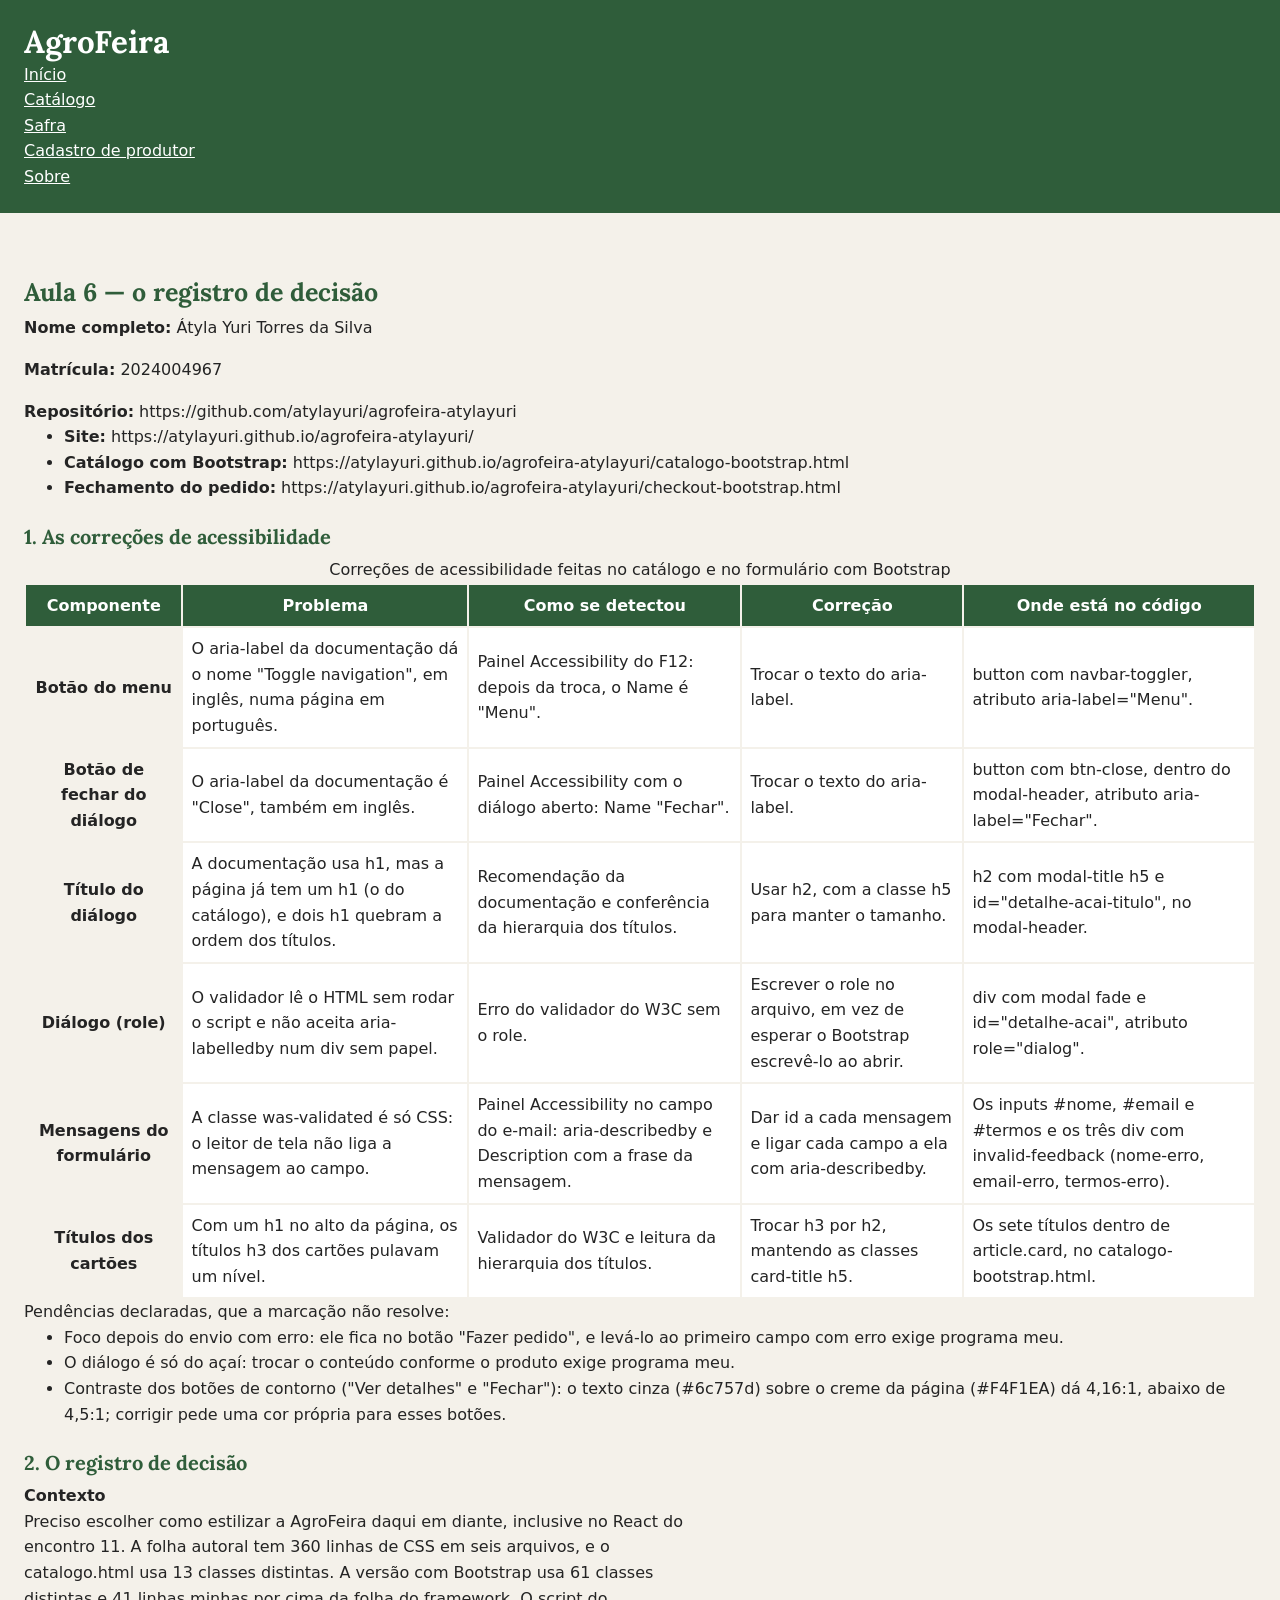
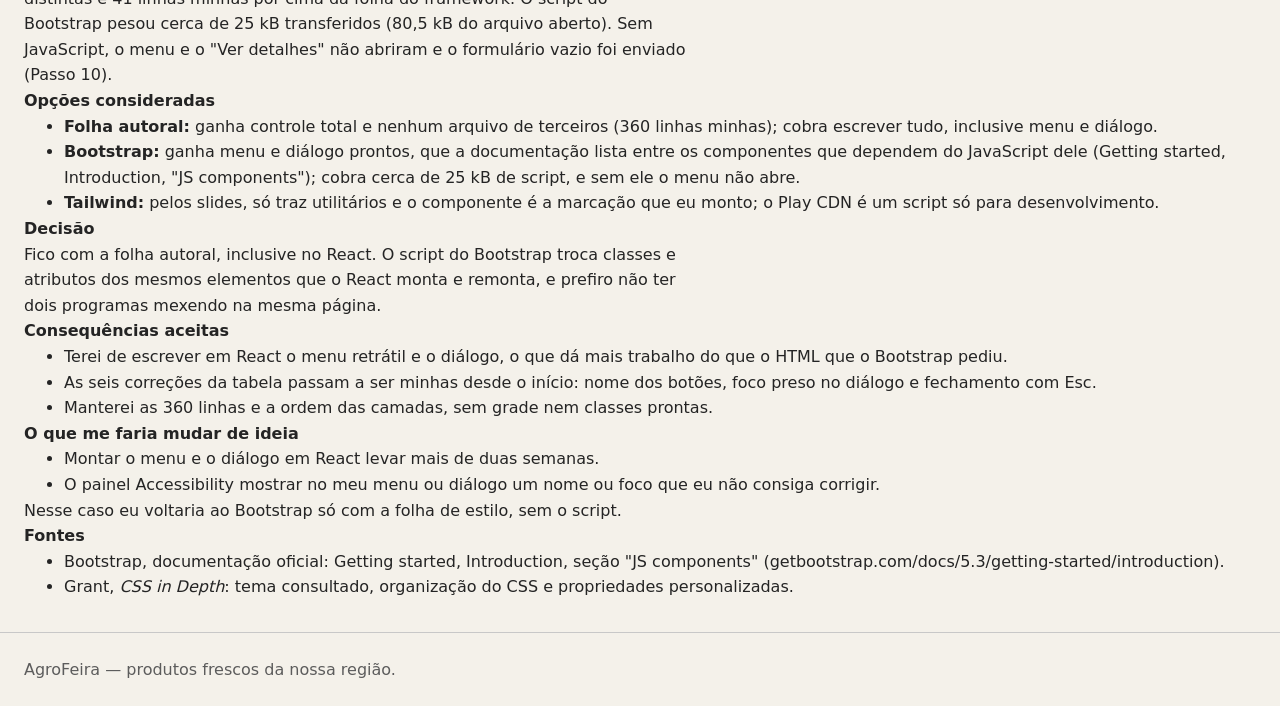
<file: decisao.html>
<!DOCTYPE html>
<html lang="pt-BR">

<head>
    <meta charset="UTF-8">
    <meta name="viewport" content="width=device-width, initial-scale=1.0">
    <title>Átyla Yuri Torres da Silva — Aula 6, registro de decisão</title>
    <link rel="stylesheet" href="camadas.css">
    <link rel="stylesheet" href="reset.css">
    <link rel="stylesheet" href="tokens.css">
    <link rel="stylesheet" href="base.css">
    <link rel="stylesheet" href="componentes.css">
    <link rel="stylesheet" href="utilitarios.css">
    <link rel="preconnect" href="https://fonts.googleapis.com">
    <link rel="preconnect" href="https://fonts.gstatic.com" crossorigin>
    <link href="https://fonts.googleapis.com/css2?family=Lora:ital,wght@0,400..700;1,400..700&display=swap" rel="stylesheet">

</head>

<body>

    <a class="pular" href="#conteudo-principal">
        Pular para o conteúdo
    </a>

    <header class="cabecalho-site">

        <h1>AgroFeira</h1>

        <nav aria-label="Principal">
            <ul class="menu">

                <li>
                    <a href="index.html">Início</a>
                </li>
                <li><a href="catalogo.html">Catálogo</a></li>

                <li>
                    <a href="safra.html">Safra</a>
                </li>

                <li>
                    <a href="cadastro-produtor.html">
                        Cadastro de produtor
                    </a>
                </li>

                <li>
                    <a href="sobre.html">
                        Sobre
                    </a>
                </li>

            </ul>
        </nav>

    </header>

    <main id="conteudo-principal">

        <h2>Aula 6 — o registro de decisão</h2>

        <p><strong>Nome completo:</strong> Átyla Yuri Torres da Silva</p>
        <p><strong>Matrícula:</strong> 2024004967</p>
        <p><strong>Repositório:</strong> https://github.com/atylayuri/agrofeira-atylayuri</p>
        <ul>
            <li><strong>Site:</strong> https://atylayuri.github.io/agrofeira-atylayuri/</li>
            <li><strong>Catálogo com Bootstrap:</strong> https://atylayuri.github.io/agrofeira-atylayuri/catalogo-bootstrap.html</li>
            <li><strong>Fechamento do pedido:</strong> https://atylayuri.github.io/agrofeira-atylayuri/checkout-bootstrap.html</li>
        </ul>

        <h3>1. As correções de acessibilidade</h3>

        <table class="tabela-safra">
            <caption>Correções de acessibilidade feitas no catálogo e no formulário com Bootstrap</caption>
            <thead>
                <tr>
                    <th scope="col">Componente</th>
                    <th scope="col">Problema</th>
                    <th scope="col">Como se detectou</th>
                    <th scope="col">Correção</th>
                    <th scope="col">Onde está no código</th>
                </tr>
            </thead>
            <tbody>
                <tr>
                    <th scope="row">Botão do menu</th>
                    <td>O aria-label da documentação dá o nome "Toggle navigation", em inglês, numa página em português.</td>
                    <td>Painel Accessibility do F12: depois da troca, o Name é "Menu".</td>
                    <td>Trocar o texto do aria-label.</td>
                    <td>button com navbar-toggler, atributo aria-label="Menu".</td>
                </tr>
                <tr>
                    <th scope="row">Botão de fechar do diálogo</th>
                    <td>O aria-label da documentação é "Close", também em inglês.</td>
                    <td>Painel Accessibility com o diálogo aberto: Name "Fechar".</td>
                    <td>Trocar o texto do aria-label.</td>
                    <td>button com btn-close, dentro do modal-header, atributo aria-label="Fechar".</td>
                </tr>
                <tr>
                    <th scope="row">Título do diálogo</th>
                    <td>A documentação usa h1, mas a página já tem um h1 (o do catálogo), e dois h1 quebram a ordem dos títulos.</td>
                    <td>Recomendação da documentação e conferência da hierarquia dos títulos.</td>
                    <td>Usar h2, com a classe h5 para manter o tamanho.</td>
                    <td>h2 com modal-title h5 e id="detalhe-acai-titulo", no modal-header.</td>
                </tr>
                <tr>
                    <th scope="row">Diálogo (role)</th>
                    <td>O validador lê o HTML sem rodar o script e não aceita aria-labelledby num div sem papel.</td>
                    <td>Erro do validador do W3C sem o role.</td>
                    <td>Escrever o role no arquivo, em vez de esperar o Bootstrap escrevê-lo ao abrir.</td>
                    <td>div com modal fade e id="detalhe-acai", atributo role="dialog".</td>
                </tr>
                <tr>
                    <th scope="row">Mensagens do formulário</th>
                    <td>A classe was-validated é só CSS: o leitor de tela não liga a mensagem ao campo.</td>
                    <td>Painel Accessibility no campo do e-mail: aria-describedby e Description com a frase da mensagem.</td>
                    <td>Dar id a cada mensagem e ligar cada campo a ela com aria-describedby.</td>
                    <td>Os inputs #nome, #email e #termos e os três div com invalid-feedback (nome-erro, email-erro, termos-erro).</td>
                </tr>
                <tr>
                    <th scope="row">Títulos dos cartões</th>
                    <td>Com um h1 no alto da página, os títulos h3 dos cartões pulavam um nível.</td>
                    <td>Validador do W3C e leitura da hierarquia dos títulos.</td>
                    <td>Trocar h3 por h2, mantendo as classes card-title h5.</td>
                    <td>Os sete títulos dentro de article.card, no catalogo-bootstrap.html.</td>
                </tr>
            </tbody>
        </table>

        <p>Pendências declaradas, que a marcação não resolve:</p>
        <ul>
            <li>Foco depois do envio com erro: ele fica no botão "Fazer pedido", e levá-lo ao primeiro campo com erro exige programa meu.</li>
            <li>O diálogo é só do açaí: trocar o conteúdo conforme o produto exige programa meu.</li>
            <li>Contraste dos botões de contorno ("Ver detalhes" e "Fechar"): o texto cinza (#6c757d) sobre o creme da página (#F4F1EA) dá 4,16:1, abaixo de 4,5:1; corrigir pede uma cor própria para esses botões.</li>
        </ul>

        <h3>2. O registro de decisão</h3>

        <h4>Contexto</h4>
        <p>
            Preciso escolher como estilizar a AgroFeira daqui em diante, inclusive no React do encontro 11. A folha autoral tem 360 linhas de CSS em seis arquivos, e o catalogo.html usa 13 classes distintas. A versão com Bootstrap usa 61 classes distintas e 41 linhas minhas por cima da folha do framework. O script do Bootstrap pesou cerca de 25 kB transferidos (80,5 kB do arquivo aberto). Sem JavaScript, o menu e o "Ver detalhes" não abriram e o formulário vazio foi enviado (Passo 10).
        </p>

        <h4>Opções consideradas</h4>
        <ul>
            <li><strong>Folha autoral:</strong> ganha controle total e nenhum arquivo de terceiros (360 linhas minhas); cobra escrever tudo, inclusive menu e diálogo.</li>
            <li><strong>Bootstrap:</strong> ganha menu e diálogo prontos, que a documentação lista entre os componentes que dependem do JavaScript dele (Getting started, Introduction, "JS components"); cobra cerca de 25 kB de script, e sem ele o menu não abre.</li>
            <li><strong>Tailwind:</strong> pelos slides, só traz utilitários e o componente é a marcação que eu monto; o Play CDN é um script só para desenvolvimento.</li>
        </ul>

        <h4>Decisão</h4>
        <p>
            Fico com a folha autoral, inclusive no React. O script do Bootstrap troca classes e atributos dos mesmos elementos que o React monta e remonta, e prefiro não ter dois programas mexendo na mesma página.
        </p>

        <h4>Consequências aceitas</h4>
        <ul>
            <li>Terei de escrever em React o menu retrátil e o diálogo, o que dá mais trabalho do que o HTML que o Bootstrap pediu.</li>
            <li>As seis correções da tabela passam a ser minhas desde o início: nome dos botões, foco preso no diálogo e fechamento com Esc.</li>
            <li>Manterei as 360 linhas e a ordem das camadas, sem grade nem classes prontas.</li>
        </ul>

        <h4>O que me faria mudar de ideia</h4>
        <ul>
            <li>Montar o menu e o diálogo em React levar mais de duas semanas.</li>
            <li>O painel Accessibility mostrar no meu menu ou diálogo um nome ou foco que eu não consiga corrigir.</li>
        </ul>
        <p>
            Nesse caso eu voltaria ao Bootstrap só com a folha de estilo, sem o script.
        </p>

        <h4>Fontes</h4>
        <ul>
            <li>Bootstrap, documentação oficial: Getting started, Introduction, seção "JS components" (getbootstrap.com/docs/5.3/getting-started/introduction).</li>
            <li>Grant, <cite>CSS in Depth</cite>: tema consultado, organização do CSS e propriedades personalizadas.</li>
        </ul>

    </main>

    <footer class="rodape-site">
        <p>
            AgroFeira — produtos frescos da nossa região.
        </p>
    </footer>

</body>
</html>
</file>
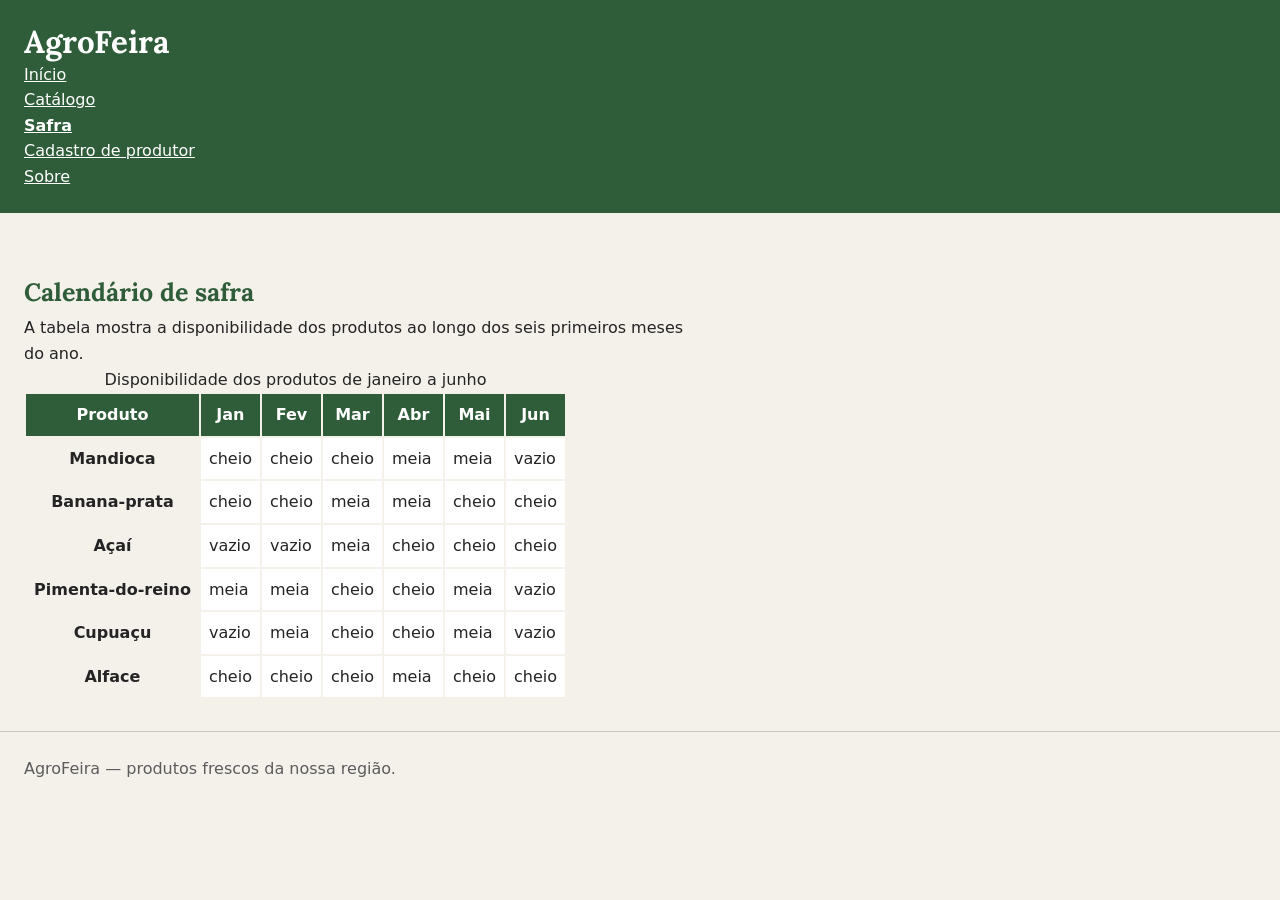
<file: safra.html>
<!DOCTYPE html>
<html lang="pt-BR">

<head>
    <meta charset="UTF-8">
    <meta name="viewport" content="width=device-width, initial-scale=1.0">
    <title>Safra - AgroFeira</title>
    <link rel="stylesheet" href="camadas.css">
    <link rel="stylesheet" href="reset.css">
    <link rel="stylesheet" href="tokens.css">
    <link rel="stylesheet" href="base.css">
    <link rel="stylesheet" href="componentes.css">
    <link rel="stylesheet" href="utilitarios.css">
    <link rel="preconnect" href="https://fonts.googleapis.com">
    <link rel="preconnect" href="https://fonts.gstatic.com" crossorigin>
    <link href="https://fonts.googleapis.com/css2?family=Lora:ital,wght@0,400..700;1,400..700&display=swap" rel="stylesheet">

</head>

<body>

    <a class="pular" href="#conteudo-principal">
        Pular para o conteúdo
    </a>

    <header class="cabecalho-site">

        <h1>AgroFeira</h1>

        <nav aria-label="Principal">
            <ul class="menu">

                <li>
                    <a href="index.html">Início</a>
                </li>
                <li><a href="catalogo.html">Catálogo</a></li>

                <li>
                    <a href="safra.html" aria-current="page">
                        Safra
                    </a>
                </li>

                <li>
                    <a href="cadastro-produtor.html">
                        Cadastro de produtor
                    </a>
                </li>

                <li>
                    <a href="sobre.html">Sobre</a>
                </li>

            </ul>
        </nav>

    </header>

    <main id="conteudo-principal">

        <section>

            <h2>Calendário de safra</h2>

            <p id="descricao-tabela">
                A tabela mostra a disponibilidade dos produtos
                ao longo dos seis primeiros meses do ano.
            </p>

            <table
                class="tabela-safra"
                aria-describedby="descricao-tabela"
            >

                <caption>
                    Disponibilidade dos produtos de janeiro a junho
                </caption>

                <thead>
                    <tr>
                        <th scope="col">Produto</th>
                        <th scope="col">Jan</th>
                        <th scope="col">Fev</th>
                        <th scope="col">Mar</th>
                        <th scope="col">Abr</th>
                        <th scope="col">Mai</th>
                        <th scope="col">Jun</th>
                    </tr>
                </thead>

                <tbody>

                    <tr>
                        <th scope="row">Mandioca</th>
                        <td>cheio</td>
                        <td>cheio</td>
                        <td>cheio</td>
                        <td>meia</td>
                        <td>meia</td>
                        <td>vazio</td>
                    </tr>

                    <tr>
                        <th scope="row">Banana-prata</th>
                        <td>cheio</td>
                        <td>cheio</td>
                        <td>meia</td>
                        <td>meia</td>
                        <td>cheio</td>
                        <td>cheio</td>
                    </tr>

                    <tr>
                        <th scope="row">Açaí</th>
                        <td>vazio</td>
                        <td>vazio</td>
                        <td>meia</td>
                        <td>cheio</td>
                        <td>cheio</td>
                        <td>cheio</td>
                    </tr>

                    <tr>
                        <th scope="row">Pimenta-do-reino</th>
                        <td>meia</td>
                        <td>meia</td>
                        <td>cheio</td>
                        <td>cheio</td>
                        <td>meia</td>
                        <td>vazio</td>
                    </tr>

                    <tr>
                        <th scope="row">Cupuaçu</th>
                        <td>vazio</td>
                        <td>meia</td>
                        <td>cheio</td>
                        <td>cheio</td>
                        <td>meia</td>
                        <td>vazio</td>
                    </tr>

                    <tr>
                        <th scope="row">Alface</th>
                        <td>cheio</td>
                        <td>cheio</td>
                        <td>cheio</td>
                        <td>meia</td>
                        <td>cheio</td>
                        <td>cheio</td>
                    </tr>

                </tbody>

            </table>

        </section>

    </main>

    <footer class="rodape-site">
        <p>
            AgroFeira — produtos frescos da nossa região.
        </p>
    </footer>

</body>
</html>
</file>
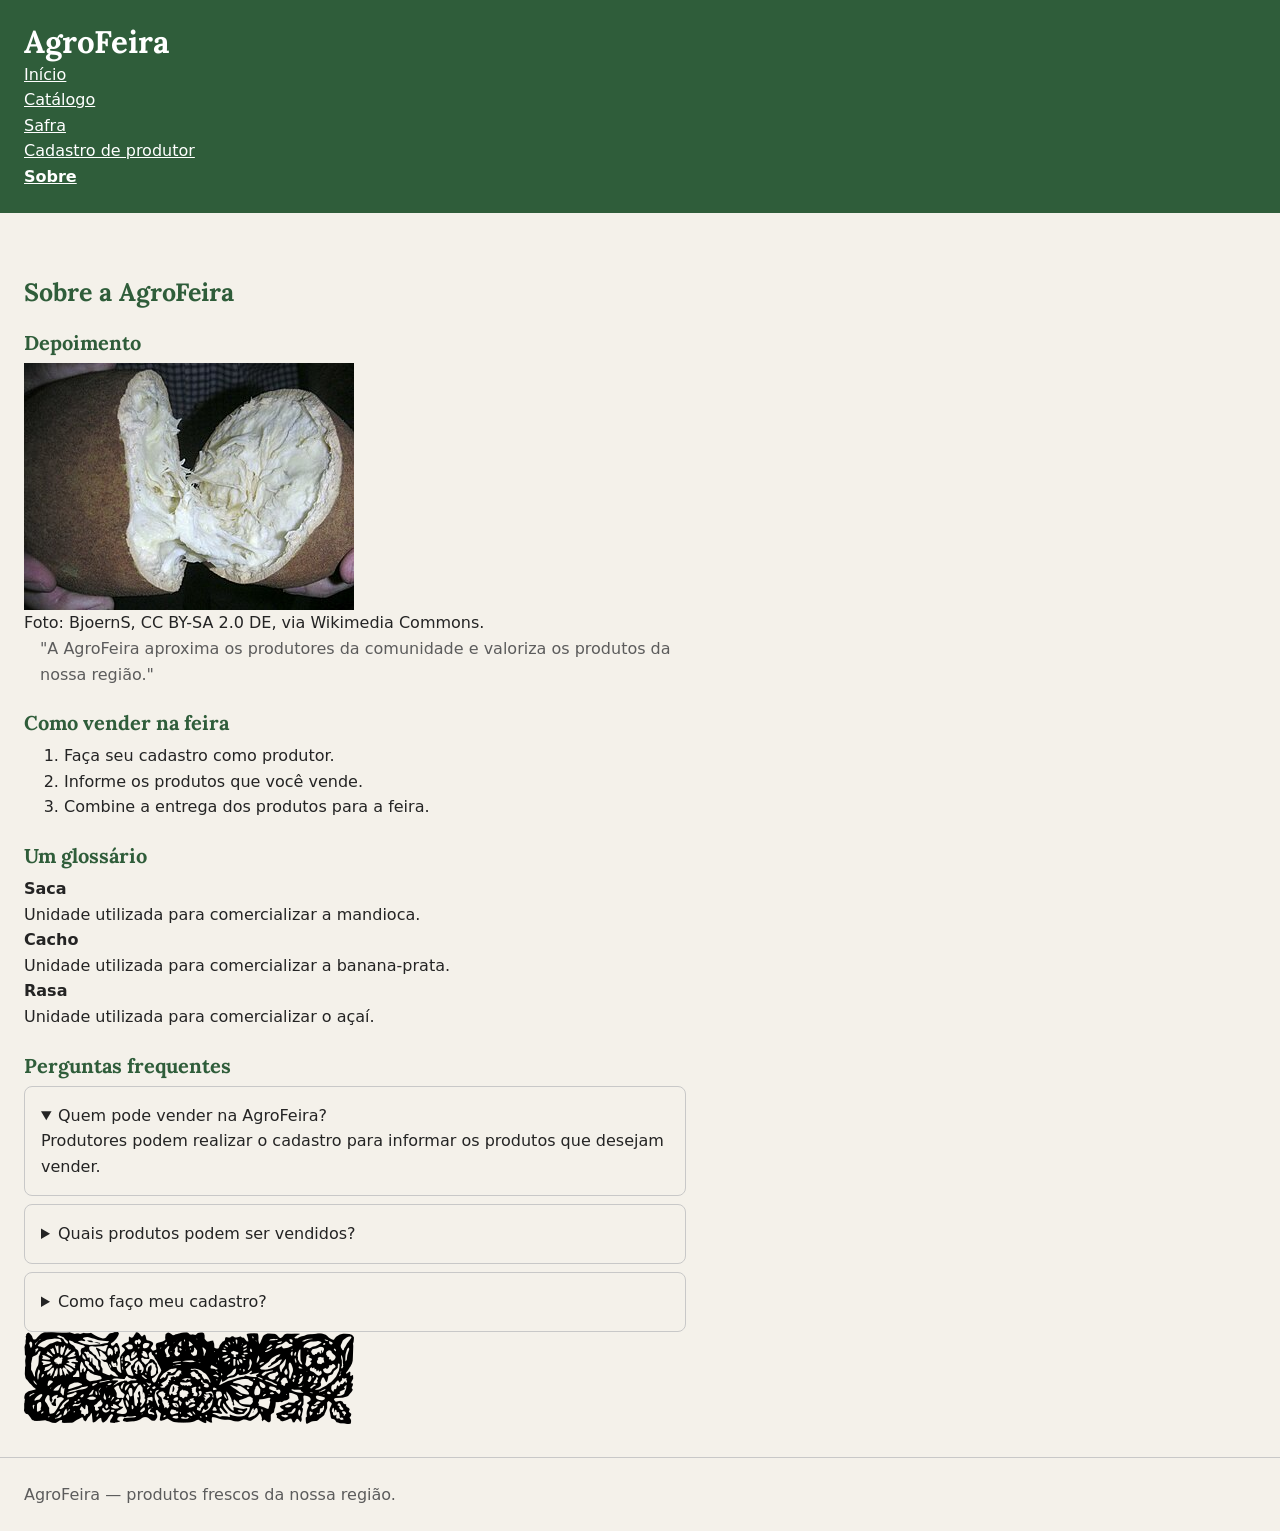
<file: sobre.html>
<!DOCTYPE html>
<html lang="pt-BR">

<head>
    <meta charset="UTF-8">
    <meta name="viewport" content="width=device-width, initial-scale=1.0">
    <title>Sobre - AgroFeira</title>
    <link rel="stylesheet" href="camadas.css">
    <link rel="stylesheet" href="reset.css">
    <link rel="stylesheet" href="tokens.css">
    <link rel="stylesheet" href="base.css">
    <link rel="stylesheet" href="componentes.css">
    <link rel="stylesheet" href="utilitarios.css">
    <link rel="preconnect" href="https://fonts.googleapis.com">
    <link rel="preconnect" href="https://fonts.gstatic.com" crossorigin>
    <link href="https://fonts.googleapis.com/css2?family=Lora:ital,wght@0,400..700;1,400..700&display=swap" rel="stylesheet">

</head>

<body>

    <a class="pular" href="#conteudo-principal">
        Pular para o conteúdo
    </a>

    <header class="cabecalho-site">

        <h1>AgroFeira</h1>

        <nav aria-label="Principal">
            <ul class="menu">

                <li>
                    <a href="index.html">Início</a>
                </li>
                <li><a href="catalogo.html">Catálogo</a></li>

                <li>
                    <a href="safra.html">Safra</a>
                </li>

                <li>
                    <a href="cadastro-produtor.html">
                        Cadastro de produtor
                    </a>
                </li>

                <li>
                    <a href="sobre.html" aria-current="page">
                        Sobre
                    </a>
                </li>

            </ul>
        </nav>

    </header>

    <main id="conteudo-principal">

        <h2>Sobre a AgroFeira</h2>

        <article>

            <h3>Depoimento</h3>

            <figure>

                <img
                    src="cupuacu.jpg"
                    alt="Cupuaçu sobre uma superfície"
                    width="330"
                    height="247"
                    loading="lazy"
                >

                <figcaption>
                    Foto: BjoernS, CC BY-SA 2.0 DE,
                    via Wikimedia Commons.
                </figcaption>

            </figure>

            <blockquote>
                <p>
                    "A AgroFeira aproxima os produtores da comunidade
                    e valoriza os produtos da nossa região."
                </p>
            </blockquote>

        </article>

        <section>

            <h3>Como vender na feira</h3>

            <ol>
                <li>Faça seu cadastro como produtor.</li>
                <li>Informe os produtos que você vende.</li>
                <li>Combine a entrega dos produtos para a feira.</li>
            </ol>

        </section>

        <section>

            <h3>Um glossário</h3>

            <dl>

                <dt>Saca</dt>
                <dd>
                    Unidade utilizada para comercializar a mandioca.
                </dd>

                <dt>Cacho</dt>
                <dd>
                    Unidade utilizada para comercializar a banana-prata.
                </dd>

                <dt>Rasa</dt>
                <dd>
                    Unidade utilizada para comercializar o açaí.
                </dd>

            </dl>

        </section>

        <section>

            <h3>Perguntas frequentes</h3>

            <details class="pergunta" name="faq" open>
                <summary>Quem pode vender na AgroFeira?</summary>

                <p>
                    Produtores podem realizar o cadastro para informar
                    os produtos que desejam vender.
                </p>
            </details>

            <details class="pergunta" name="faq">
                <summary>
                    Quais produtos podem ser vendidos?
                </summary>

                <p>
                    A AgroFeira trabalha com os produtos apresentados
                    na página inicial.
                </p>
            </details>

            <details class="pergunta" name="faq">
                <summary>Como faço meu cadastro?</summary>

                <p>
                    Acesse a página de cadastro de produtor e preencha
                    as informações solicitadas.
                </p>
            </details>

        </section>

        <img
            src="enfeite.png"
            alt=""
            width="330"
            height="93"
        >

    </main>

    <footer class="rodape-site">
        <p>
            AgroFeira — produtos frescos da nossa região.
        </p>
    </footer>

</body>
</html>
</file>
<file: camadas.css>
@layer reset, base, componentes, utilitarios;
</file>
<file: tokens.css>
@layer base {
:root {
    color-scheme: light;

    /* Cores do tema claro */
    /* Contrastes: texto/fundo 13,76:1; suave/fundo 5,93:1; marca/fundo 6,78:1. */
    /* Texto sobre marca 7,64:1; texto/superfície 15,52:1; suave/superfície 6,69:1; marca/superfície 7,64:1. */
    --cor-fundo: #F4F1EA;
    --cor-superficie: #FFFFFF;
    --cor-texto: #242424;
    --cor-texto-suave: #5C5C5C;
    --cor-marca: #2F5D3A;
    --cor-sobre-marca: #FFFFFF;
    --cor-borda: #C8C8C8;

    /* Estados e foco: contraste adequado no tema claro */
    --cor-foco: #1A5FCC; /* contraste: 5,24:1 sobre fundo e 5,91:1 sobre superfície */
    --cor-marca-forte: #21452A; /* contraste: 10,77:1 com texto branco */

    /* Fontes */
    --fonte-texto: system-ui, sans-serif;
    --fonte-titulo: "Lora", serif;

    /* Tamanhos */
    --tamanho-texto: 1rem;
    --tamanho-h3: 1.25rem;
    --tamanho-h2: 1.563rem;
    --tamanho-h1: 1.953rem;

    /* Espaçamentos */
    --espaco-1: 0.5rem;
    --espaco-2: 1rem;
    --espaco-3: 1.5rem;
    --espaco-4: 2rem;

    /* Forma */
    --raio: 8px;
    --sombra: 0 2px 8px rgb(0 0 0 / 0.12);

    /* Cópias RGB da marca para as variáveis do Bootstrap */
    --cor-marca-rgb: 47, 93, 58; /* cópia de --cor-marca */
    --cor-marca-forte-rgb: 33, 69, 42; /* cópia de --cor-marca-forte */
}

@media (prefers-color-scheme: dark) {
    :root {
        color-scheme: dark;

        /* Cores do tema escuro */
        /* Contrastes: texto/fundo 15,60:1; suave/fundo 10,16:1; marca/fundo 9,75:1. */
        /* Texto sobre marca 9,00:1; texto/superfície 13,18:1; suave/superfície 8,59:1; marca/superfície 8,23:1. */
        --cor-fundo: #171C18;
        --cor-superficie: #222B24;
        --cor-texto: #F2F4EF;
        --cor-texto-suave: #C0C9C0;
        --cor-marca: #9BCFA3;
        --cor-sobre-marca: #17251A;
        --cor-borda: #536057;

        /* Estados e foco: contraste adequado no tema escuro */
        --cor-foco: #78B7FF; /* contraste: 8,24:1 sobre fundo e 6,96:1 sobre superfície */
        --cor-marca-forte: #B6E0BB; /* contraste: 10,92:1 com texto escuro */

        /* Cópias RGB da marca para as variáveis do Bootstrap */
        --cor-marca-rgb: 155, 207, 163;
        --cor-marca-forte-rgb: 182, 224, 187; 
    }
}
}
</file>
<file: base.css>
@layer base {
/* Estrutura e tipografia comum às páginas */
html { scroll-behavior: smooth; }
body {
    background: var(--cor-fundo);
    color: var(--cor-texto);
    font-family: var(--fonte-texto);
    font-size: var(--tamanho-texto);
    line-height: 1.6;
}
main, aside { padding: var(--espaco-4) var(--espaco-3); min-width: 0; }
h1, h2, h3 {
    font-family: var(--fonte-titulo);
    line-height: 1.2;
    overflow-wrap: break-word;
}
h1 { font-size: var(--tamanho-h1); }
h2 {
    color: var(--cor-marca);
    font-size: var(--tamanho-h2);
    margin-block: var(--espaco-4) var(--espaco-1);
}
h3 {
    color: var(--cor-marca);
    font-size: var(--tamanho-h3);
    margin-block: var(--espaco-3) var(--espaco-1);
}
p { max-width: 65ch; }
p + p { margin-top: var(--espaco-2); }
img { max-width: 100%; height: auto; }
.cabecalho-site {
    background: var(--cor-marca);
    color: var(--cor-sobre-marca);
    padding: var(--espaco-3);
}
.menu { list-style: none; padding: 0; }
.menu a { color: var(--cor-sobre-marca); }
.menu a[aria-current="page"] { font-weight: 700; }
.rodape-site {
    border-top: 1px solid var(--cor-borda);
    color: var(--cor-texto-suave);
    padding: var(--espaco-3);
}
/* Link de pular: continua no fluxo de acessibilidade, fora da tela até receber foco */
.pular {
    position: absolute;
    inset-block-start: 0;
    inset-inline-start: 0;
    transform: translateY(-150%);
    z-index: 10;
    background: var(--cor-marca);
    color: var(--cor-sobre-marca);
    padding: var(--espaco-2);
}
.pular:focus-visible { transform: translateY(0); outline-color: var(--cor-sobre-marca); }
/* O foco é visível em todos os controles e links */
:focus-visible {
    outline: 3px solid var(--cor-foco);
    outline-offset: 3px;
}
/* Sobre a faixa da marca, o anel usa a cor de texto da própria faixa */
.cabecalho-site :focus-visible,
.pagina-catalogo > nav[aria-label="Principal"] :focus-visible {
    outline-color: var(--cor-sobre-marca);
}
}
</file>
<file: componentes.css>
@layer componentes {
/* Botões e estados */
.busca button,
.formulario-cadastro button,
.barra-categorias button,
.cartao-produto button {
    background: var(--cor-marca);
    color: var(--cor-sobre-marca);
    border: 0;
    border-radius: var(--raio);
    padding: 0.6em 1em;
    cursor: pointer;
}
.busca button:hover,
.formulario-cadastro button:hover,
.barra-categorias button:hover,
.cartao-produto button:hover {
    background: var(--cor-marca-forte);
}
/* Grade responsiva compartilhada pelas listas de produtos */
.lista-produtos {
    display: grid;
    grid-template-columns: repeat(auto-fit, minmax(min(100%, 12rem), 1fr));
    gap: var(--espaco-2);
    list-style: none;
    padding: 0;
}
.lista-produtos > li { min-width: 0; }
.cartao-produto {
    background: var(--cor-superficie);
    border: 1px solid var(--cor-borda);
    border-radius: var(--raio);
    box-shadow: var(--sombra);
    min-width: 0;
    padding: var(--espaco-2);
    container-type: inline-size;
}
.cartao-produto article {
    display: grid;
    grid-template-columns: minmax(0, 1fr);
    gap: var(--espaco-1);
    min-width: 0;
}
.cartao-produto img {
    width: 100%;
    aspect-ratio: 4 / 3;
    object-fit: cover;
    border-radius: var(--raio);
}
.cartao-produto h3 { margin-top: var(--espaco-1); }
.produtor { color: var(--cor-texto-suave); }
.preco { font-weight: 700; }
/* Container query — deita somente o cartão cujo próprio espaço comporta foto e texto */
@container (min-width: 30rem) {
    .cartao-produto article {
        grid-template-columns: minmax(10rem, 40%) minmax(0, 1fr);
        align-items: center;
        column-gap: var(--espaco-3);
    }
    .cartao-produto article > img {
        grid-column: 1;
        grid-row: 1 / span 4;
        height: 100%;
        min-height: 12rem;
    }
    .cartao-produto article > h3,
    .cartao-produto article > p,
    .cartao-produto article > button { grid-column: 2; }
}
/* O destaque atravessa todas as colunas da grade */
.lista-produtos > .destaque { grid-column: 1 / -1; }
/* A lateral mantém os cartões empilhados */
.lateral .lista-produtos { grid-template-columns: minmax(0, 1fr); }
/* A barra de categorias usa Flexbox e pode quebrar de linha */
.barra-categorias {
    display: flex;
    flex-wrap: wrap;
    gap: var(--espaco-1);
    list-style: none;
    padding: 0;
    margin-bottom: var(--espaco-3);
}
/* :has() — destaca o cartão inteiro quando o botão recebe foco pelo teclado */
.cartao-produto:has(button:focus-visible) {
    outline: 3px solid var(--cor-foco);
    outline-offset: 3px;
}
/* Peças das páginas já existentes */
.figura-destaque figcaption { color: var(--cor-texto-suave); margin-top: var(--espaco-1); }
.busca { display: flex; align-items: center; gap: var(--espaco-1); }
.busca input,
.formulario-cadastro input[type="text"],
.formulario-cadastro input[type="email"],
.formulario-cadastro input[type="tel"],
.formulario-cadastro input[type="number"],
.formulario-cadastro input[type="date"],
.formulario-cadastro select,
.formulario-cadastro textarea {
    background: var(--cor-superficie);
    color: var(--cor-texto);
    border: 1px solid var(--cor-borda);
    border-radius: var(--raio);
    padding: 0.6em;
    max-width: 100%;
}
.aviso {
    background: var(--cor-superficie);
    border: 1px solid var(--cor-marca);
    border-radius: var(--raio);
    margin-top: 20px;
    padding: var(--espaco-2);
    max-width: 65ch;
}
.tabela-safra th, .tabela-safra td { padding: var(--espaco-1); }
.tabela-safra thead th { background: var(--cor-marca); color: var(--cor-sobre-marca); }
.tabela-safra tbody td { background: var(--cor-superficie); }
.formulario-cadastro > fieldset {
    border: 1px solid var(--cor-borda);
    border-radius: var(--raio);
    padding: var(--espaco-2);
}
.formulario-cadastro > fieldset + fieldset { margin-top: var(--espaco-3); }
.formulario-cadastro fieldset fieldset { border: 0; padding: 0; }
.formulario-cadastro > fieldset > legend { color: var(--cor-marca); font-weight: 700; }
blockquote { color: var(--cor-texto-suave); padding-left: var(--espaco-2); }
dt { font-weight: 700; }
.pergunta {
    border: 1px solid var(--cor-borda);
    border-radius: var(--raio);
    padding: var(--espaco-2);
    max-width: 65ch;
}
.pergunta + .pergunta { margin-top: var(--espaco-1); }
/* Casca mobile-first exclusiva do catálogo */
.pagina-catalogo {
    display: grid;
    grid-template-columns: minmax(0, 1fr);
    grid-template-areas:
        "cabecalho"
        "menu"
        "conteudo"
        "lateral"
        "rodape";
    gap: var(--espaco-2);
    min-width: 0;
}
.pagina-catalogo > .cabecalho-site { grid-area: cabecalho; }
.pagina-catalogo > nav[aria-label="Principal"] {
    grid-area: menu;
    background: var(--cor-marca);
    padding: var(--espaco-2) var(--espaco-3);
    min-width: 0;
}
.pagina-catalogo > nav[aria-label="Principal"] .menu {
    display: flex;
    flex-wrap: wrap;
    gap: var(--espaco-2);
}
.pagina-catalogo > main { grid-area: conteudo; min-width: 0; }
.pagina-catalogo > aside { grid-area: lateral; min-width: 0; }
.pagina-catalogo > footer { grid-area: rodape; min-width: 0; }
.pagina-catalogo main h2 { margin-top: 0; }
/* Ponto de quebra calculado pelo espaço mínimo do menu, conteúdo e lateral */
@media (min-width: 65rem) {
    .pagina-catalogo {
        grid-template-columns: 12rem minmax(0, 1fr) 14rem;
        grid-template-areas:
            "cabecalho cabecalho cabecalho"
            "menu conteudo lateral"
            "rodape rodape rodape";
        gap: var(--espaco-3);
    }
    .pagina-catalogo > nav[aria-label="Principal"] .menu {
        flex-direction: column;
        gap: var(--espaco-2);
    }
}
}
</file>
<file: utilitarios.css>
@layer utilitarios {
}
</file>
